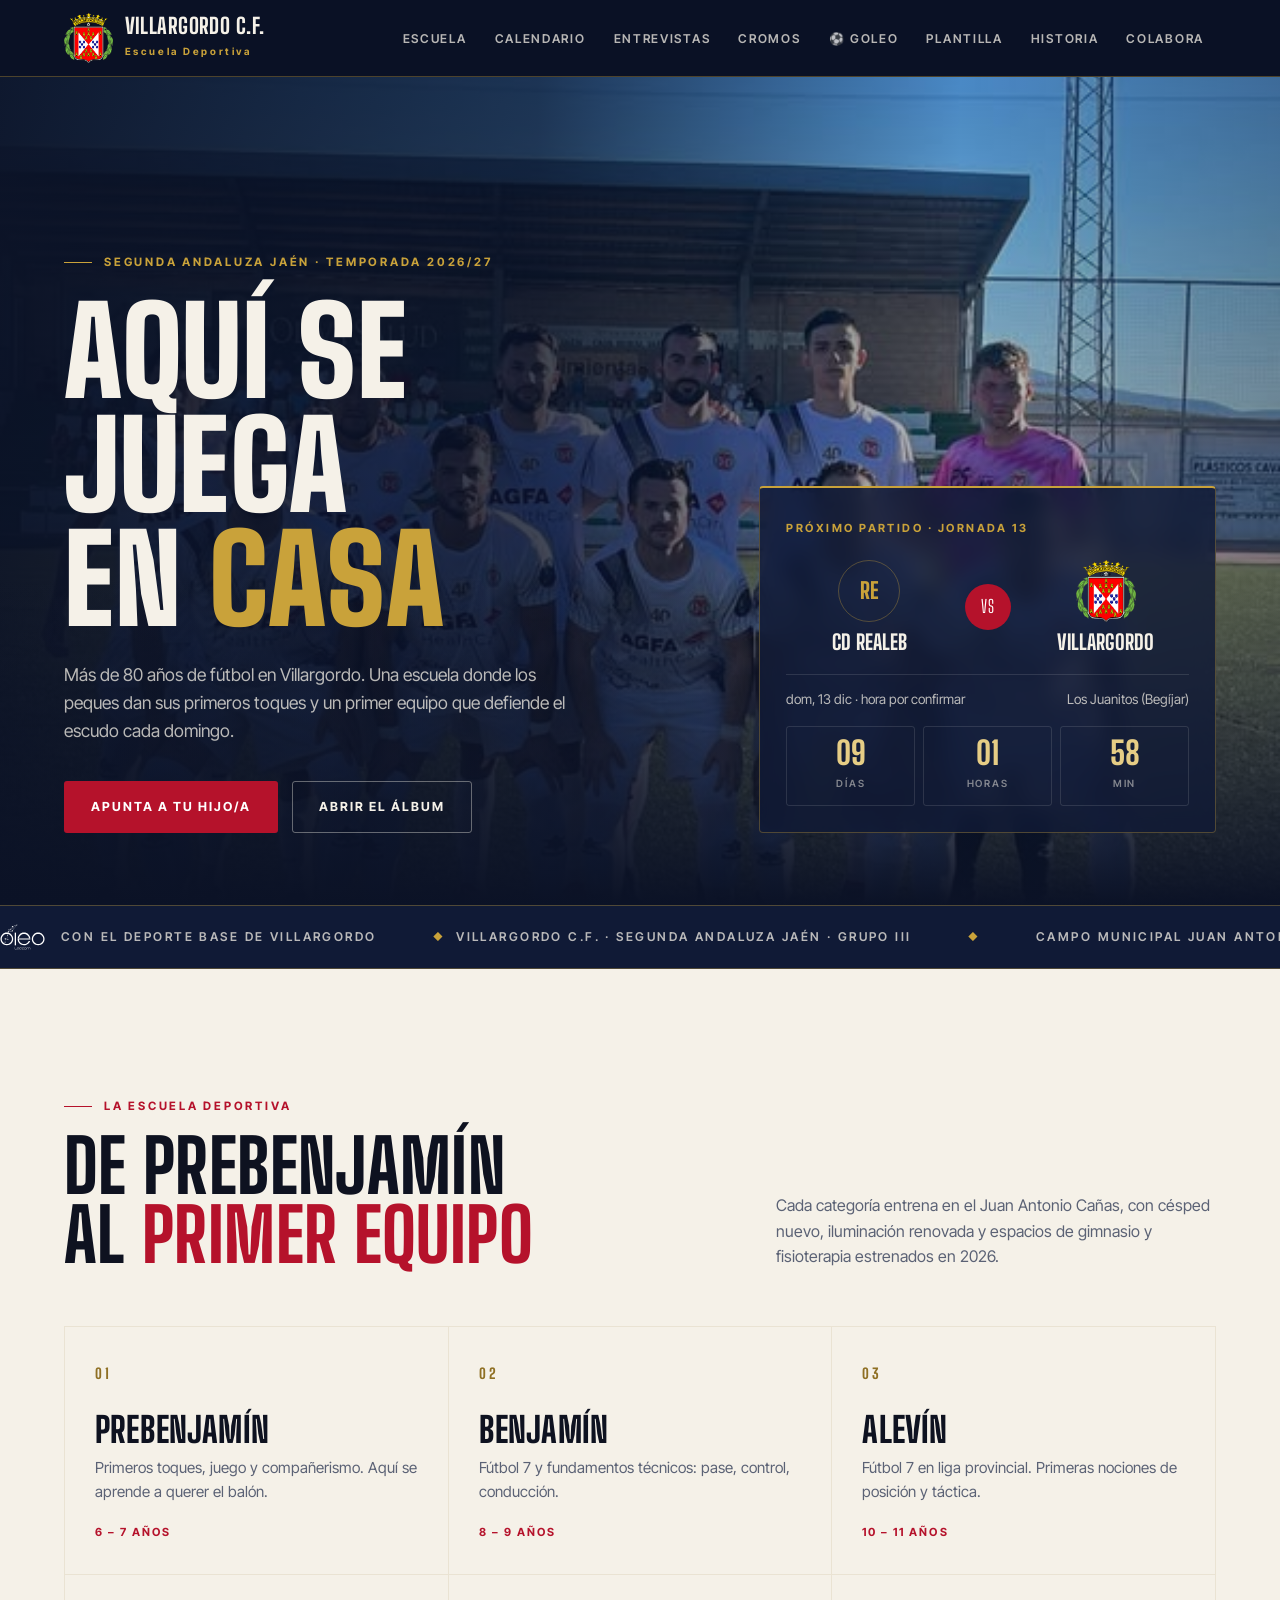
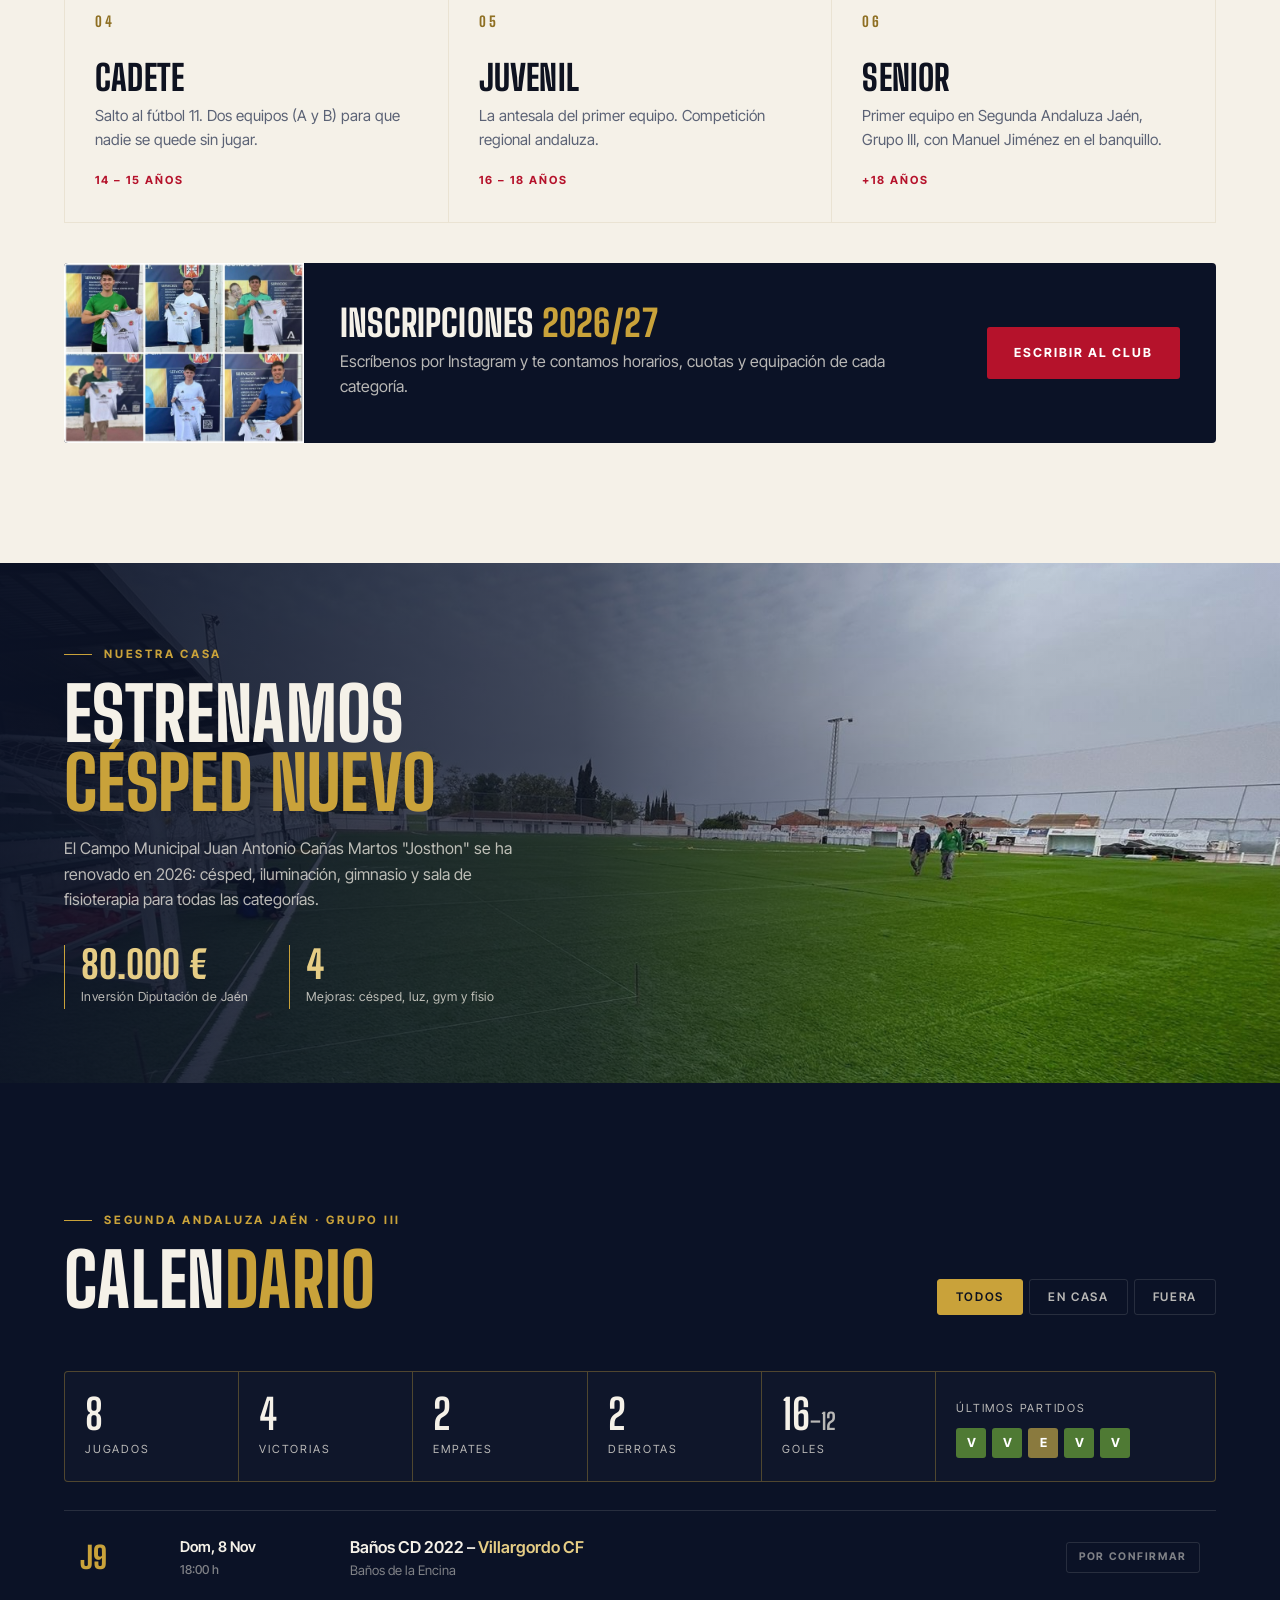
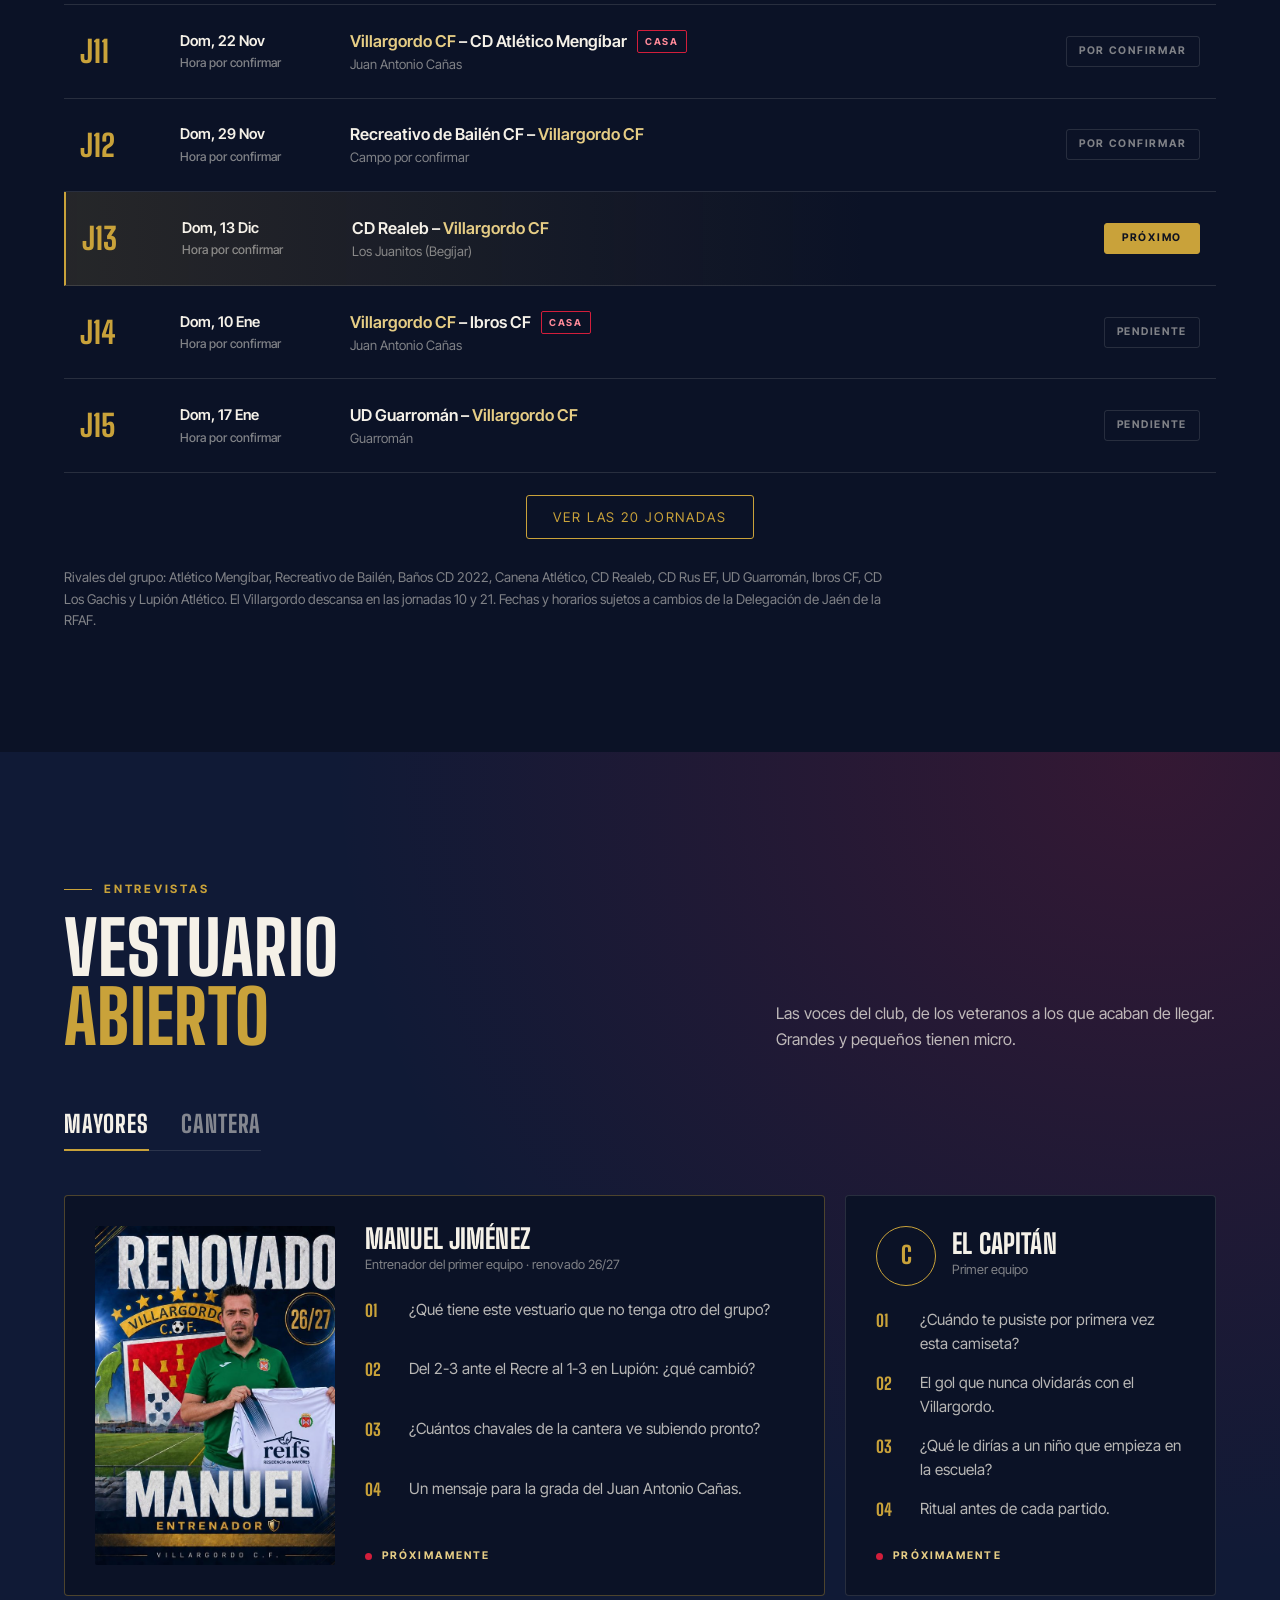
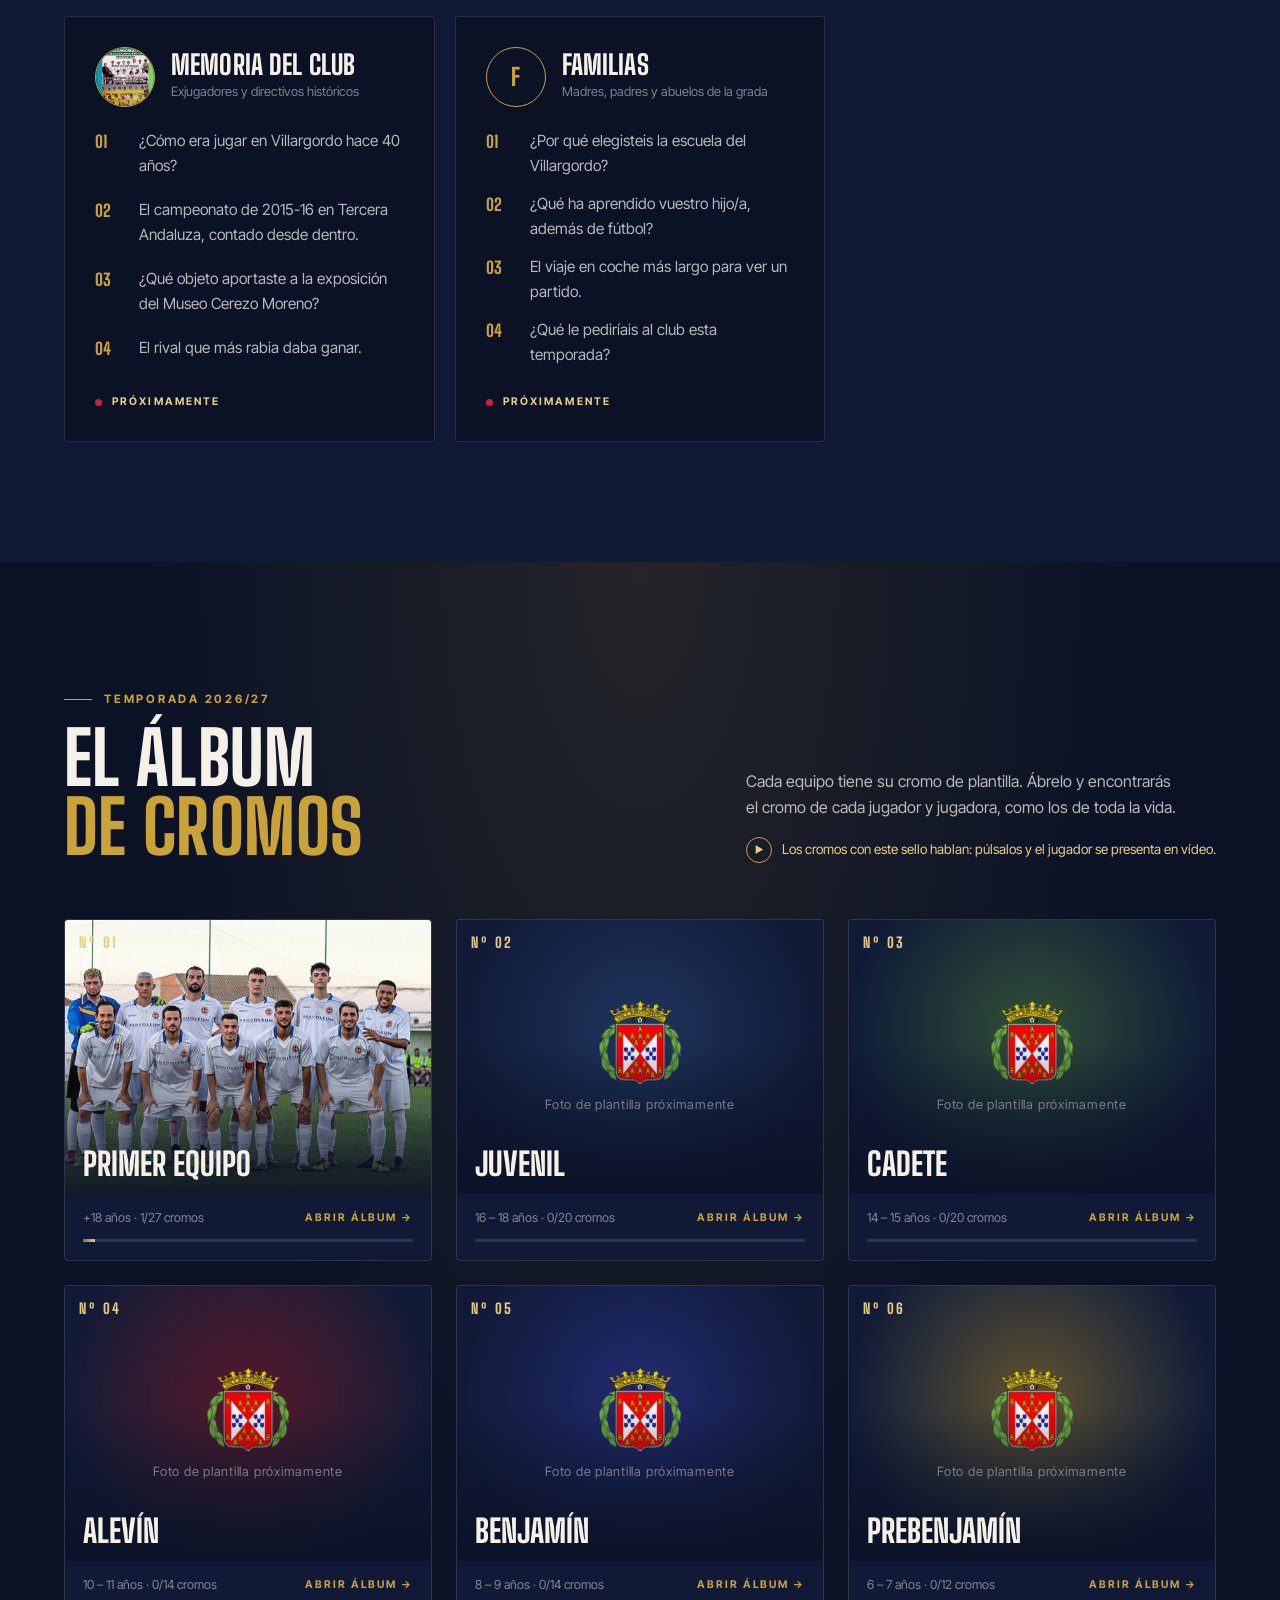
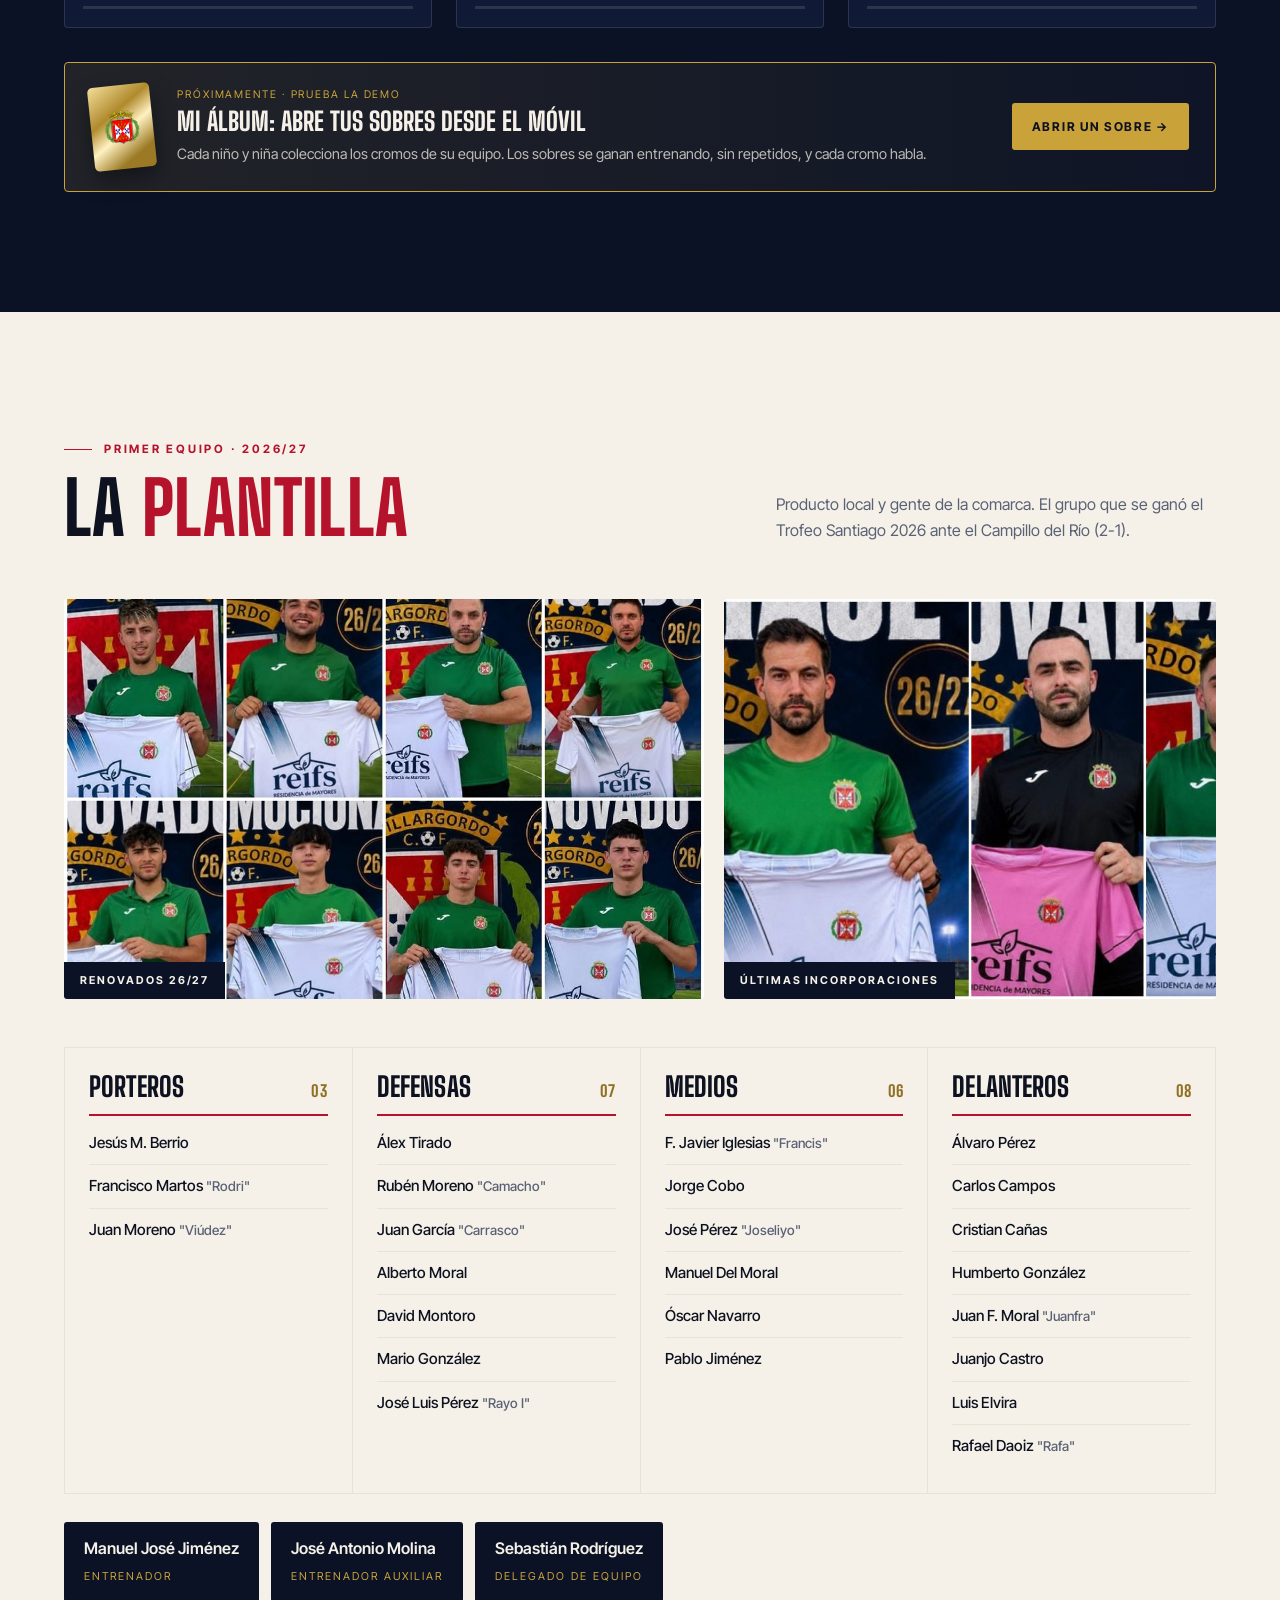
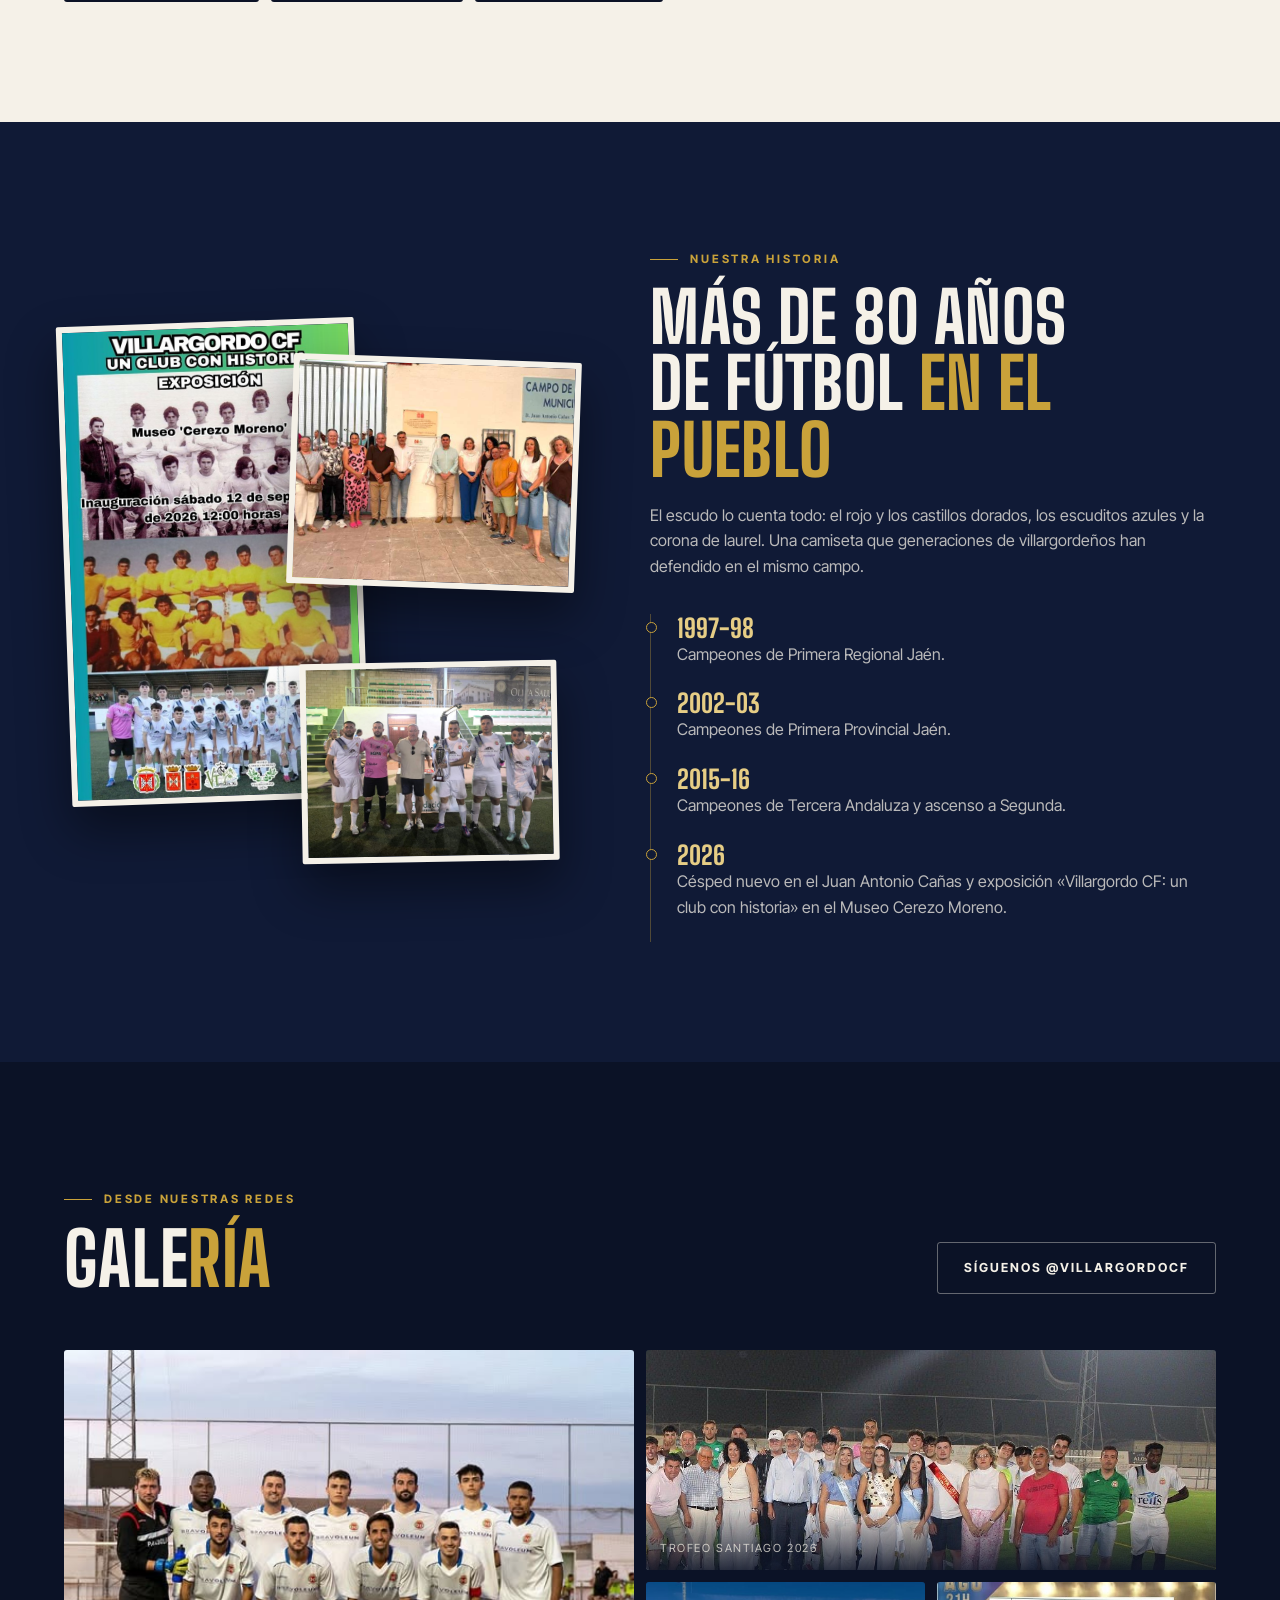
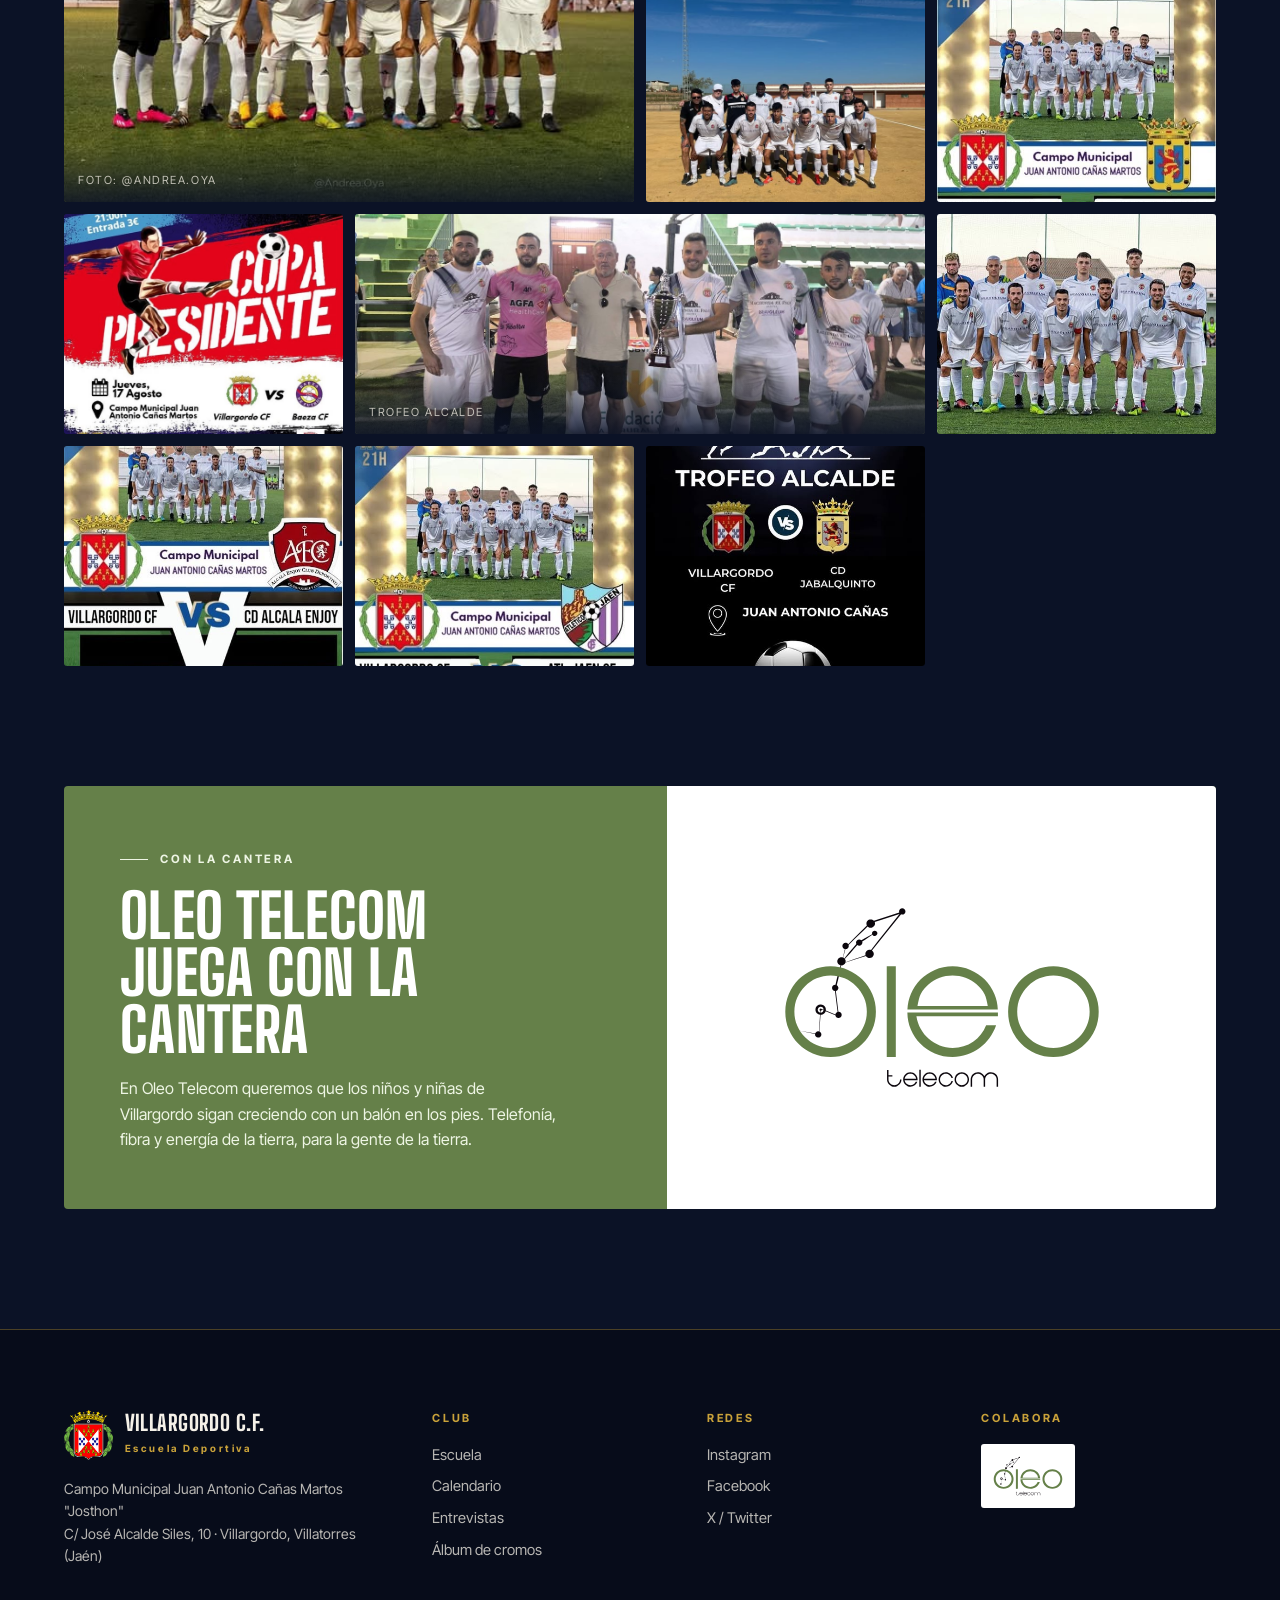
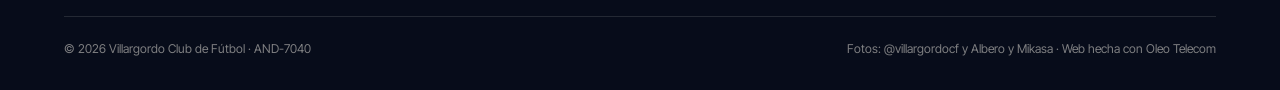
<file: index.html>
<!doctype html>
<html lang="es">
<head>
<meta charset="utf-8">
<meta name="viewport" content="width=device-width, initial-scale=1">
<title>Escuela Deportiva Villargordo CF</title>
<meta name="description" content="Escuela Deportiva y primer equipo del Villargordo CF (Villatorres, Jaén). Calendario, cantera, entrevistas, álbum de cromos y más de 80 años de fútbol en Villargordo.">
<meta name="theme-color" content="#0B1226">
<link rel="icon" href="img/escudo.png">
<link rel="preconnect" href="https://fonts.googleapis.com">
<link rel="preconnect" href="https://fonts.gstatic.com" crossorigin>
<link href="https://fonts.googleapis.com/css2?family=Big+Shoulders+Display:wght@700;800;900&family=Inter+Tight:wght@400;500;600;700&display=swap" rel="stylesheet">
<link rel="stylesheet" href="cromos.css?v=2">
<style>
:root{
  --noche:#0B1226; --noche-2:#101A36; --noche-3:#17234A; --fondo-pie:#070C1A;
  --carmesi:#B5122B; --carmesi-2:#D21E3B;
  --oro:#C9A23A; --oro-claro:#E6CD85; --oro-osc:#8F7024;
  --hueso:#F5F1E8; --hueso-2:#EAE3D3; --tinta:#0E1220; --gris:#5B6275;
  --claro:rgba(245,241,232,.74); --tenue:rgba(245,241,232,.5);
  --hilo:rgba(201,162,58,.35); --hilo-claro:rgba(245,241,232,.12);
  --laurel:#4F7A34; --oleo:#658049;
  --display:"Big Shoulders Display",Impact,sans-serif;
  --texto:"Inter Tight",system-ui,sans-serif;
  --r:14px;
}
*{box-sizing:border-box;margin:0;padding:0}
html{scroll-behavior:smooth}
body{font-family:var(--texto);color:var(--hueso);background:var(--noche);line-height:1.6;overflow-x:hidden;-webkit-font-smoothing:antialiased}
img{max-width:100%;display:block}
a{color:inherit}
.wrap{max-width:1200px;margin:0 auto;padding:0 24px}
h1,h2,h3{font-family:var(--display);font-weight:800;text-transform:uppercase;line-height:.94;letter-spacing:.005em}
.kicker{display:inline-flex;align-items:center;gap:12px;font-size:.72rem;font-weight:700;letter-spacing:.24em;text-transform:uppercase;color:var(--oro)}
.kicker::before{content:"";width:28px;height:1px;background:currentColor}
.sec{padding:120px 0;position:relative}
.sec-head{display:flex;justify-content:space-between;align-items:end;gap:32px;margin-bottom:56px;flex-wrap:wrap}
.sec-head h2{font-size:clamp(2.6rem,6vw,4.6rem);margin-top:16px}
.sec-head h2 em{font-style:normal;color:var(--oro)}
.sec-head p{max-width:440px;color:var(--claro)}
/* secciones claras */
.claro{background:var(--hueso);color:var(--tinta)}
.claro .sec-head p{color:var(--gris)}
.claro .kicker{color:var(--carmesi)}
.claro .sec-head h2 em{color:var(--carmesi)}

.btns{display:flex;gap:14px;margin-top:36px;flex-wrap:wrap}
.btn{display:inline-flex;align-items:center;gap:10px;padding:15px 26px;border-radius:3px;font-weight:700;font-size:.78rem;letter-spacing:.16em;text-transform:uppercase;text-decoration:none;border:1px solid transparent;cursor:pointer;font-family:inherit;transition:background .25s,color .25s,border-color .25s}
.btn-rojo{background:var(--carmesi);color:#fff}
.btn-rojo:hover{background:var(--carmesi-2)}
.btn-linea{border-color:rgba(245,241,232,.38);color:var(--hueso);background:transparent}
.btn-linea:hover{border-color:var(--oro);color:var(--oro)}
.btn-oscuro{background:var(--tinta);color:var(--hueso)}
.btn-oscuro:hover{background:var(--carmesi)}

/* ---------- cabecera ---------- */
.top{position:sticky;top:0;z-index:50;background:rgba(11,18,38,.86);backdrop-filter:blur(12px);-webkit-backdrop-filter:blur(12px);border-bottom:1px solid var(--hilo)}
.top .wrap{display:flex;align-items:center;justify-content:space-between;height:76px}
.marca{display:flex;align-items:center;gap:12px;text-decoration:none}
.marca img{height:50px;width:auto}
.marca b{font-family:var(--display);font-size:1.35rem;font-weight:800;text-transform:uppercase;line-height:.9;letter-spacing:.02em}
.marca small{display:block;font-size:.62rem;letter-spacing:.26em;color:var(--oro);font-weight:700;margin-top:3px}
nav ul{display:flex;gap:4px;list-style:none}
nav a{text-decoration:none;font-weight:600;font-size:.76rem;letter-spacing:.14em;text-transform:uppercase;padding:10px 12px;color:var(--claro);position:relative;transition:color .2s}
nav a::after{content:"";position:absolute;left:12px;right:12px;bottom:4px;height:1px;background:var(--oro);transform:scaleX(0);transition:transform .25s}
nav a:hover{color:var(--hueso)}
nav a:hover::after{transform:scaleX(1)}
.burger{display:none;background:none;border:1px solid var(--hilo);color:var(--hueso);font-size:1.3rem;width:44px;height:44px;border-radius:3px;cursor:pointer}

/* ---------- portada ---------- */
.hero{position:relative;min-height:92vh;display:flex;align-items:flex-end;overflow:hidden;background:var(--noche)}
.hero>img{position:absolute;inset:0;width:100%;height:100%;object-fit:cover;object-position:center 35%}
.hero::before{content:"";position:absolute;inset:0;z-index:1;background:linear-gradient(90deg,rgba(11,18,38,.96) 0%,rgba(11,18,38,.78) 42%,rgba(11,18,38,.25) 75%,rgba(11,18,38,.45) 100%)}
.hero::after{content:"";position:absolute;inset:auto 0 0 0;height:40%;z-index:1;background:linear-gradient(180deg,transparent,var(--noche))}
.hero .wrap{position:relative;z-index:3;padding-bottom:72px;padding-top:80px;display:grid;grid-template-columns:1.4fr 1fr;gap:56px;align-items:end;width:100%}
.hero h1{font-size:clamp(3.4rem,9.5vw,8.2rem);margin-top:22px;font-weight:900}
.hero h1 em{font-style:normal;color:var(--oro)}
.hero .lead{max-width:520px;margin-top:24px;font-size:1.1rem;color:var(--claro)}

.partido{background:rgba(16,26,54,.82);backdrop-filter:blur(10px);-webkit-backdrop-filter:blur(10px);border:1px solid var(--hilo);border-top:2px solid var(--oro);border-radius:4px;padding:26px}
.partido .tag{font-size:.7rem;font-weight:700;letter-spacing:.22em;text-transform:uppercase;color:var(--oro)}
.partido .vs{display:grid;grid-template-columns:1fr auto 1fr;align-items:center;gap:12px;text-align:center;margin:20px 0}
.partido .eq{font-family:var(--display);font-size:1.3rem;font-weight:800;text-transform:uppercase;line-height:1.05}
.partido .eq img{height:62px;margin:0 auto 10px}
.partido .rival-ico{height:62px;width:62px;margin:0 auto 10px;border-radius:50%;border:1px solid var(--hilo);display:grid;place-items:center;font-size:1.4rem;color:var(--oro)}
.partido .x{font-family:var(--display);font-size:1.1rem;color:#fff;background:var(--carmesi);width:46px;height:46px;border-radius:50%;display:grid;place-items:center;letter-spacing:.06em}
.partido .info{border-top:1px solid var(--hilo-claro);padding-top:14px;font-size:.84rem;color:var(--claro);display:flex;justify-content:space-between;gap:10px;flex-wrap:wrap}
.cuenta{display:grid;grid-template-columns:repeat(3,1fr);gap:8px;margin-top:16px}
.cuenta div{border:1px solid var(--hilo-claro);border-radius:3px;padding:10px 4px;text-align:center}
.cuenta b{font-family:var(--display);font-size:2rem;font-weight:800;display:block;line-height:1;color:var(--oro-claro)}
.cuenta span{font-size:.62rem;letter-spacing:.18em;text-transform:uppercase;color:var(--tenue);font-weight:600}

/* ---------- cinta patrocinador ---------- */
.cinta{background:var(--noche-2);overflow:hidden;white-space:nowrap;border-top:1px solid var(--hilo);border-bottom:1px solid var(--hilo)}
.cinta .pista{display:inline-flex;gap:56px;padding:18px 0;animation:corre 40s linear infinite}
.cinta span{display:inline-flex;align-items:center;gap:16px;font-size:.76rem;font-weight:600;letter-spacing:.2em;text-transform:uppercase;color:var(--claro)}
.cinta span::after{content:"◆";color:var(--oro);font-size:.6rem;margin-left:40px}
.cinta img{height:26px;width:auto}
@keyframes corre{to{transform:translateX(-50%)}}

/* ---------- escuela (claro) ---------- */
.cats{display:grid;grid-template-columns:repeat(3,1fr);gap:1px;background:var(--hueso-2);border:1px solid var(--hueso-2)}
.cat{background:var(--hueso);padding:34px 30px 30px;position:relative;transition:background .3s}
.cat::before{content:"";position:absolute;left:0;top:0;height:2px;width:0;background:var(--carmesi);transition:width .4s}
.cat:hover{background:#fff}
.cat:hover::before{width:100%}
.cat .num{font-family:var(--display);font-weight:800;font-size:.9rem;letter-spacing:.2em;color:var(--oro-osc)}
.cat h3{font-size:2.2rem;margin-top:26px}
.cat p{font-size:.95rem;margin-top:10px;color:var(--gris)}
.cat .edad{display:inline-block;margin-top:20px;font-weight:700;font-size:.7rem;letter-spacing:.18em;text-transform:uppercase;color:var(--carmesi)}
.inscribe{margin-top:40px;display:grid;grid-template-columns:240px 1fr auto;gap:36px;align-items:center;background:var(--noche);color:var(--hueso);border-radius:4px;overflow:hidden;padding-right:36px}
.inscribe img{width:100%;height:100%;min-height:180px;object-fit:cover}
.inscribe h3{font-size:2.3rem}
.inscribe h3 em{font-style:normal;color:var(--oro)}
.inscribe p{color:var(--claro);margin-top:8px}

/* ---------- campo ---------- */
.campo{position:relative;min-height:520px;display:flex;align-items:center;overflow:hidden}
.campo>img{position:absolute;inset:0;width:100%;height:100%;object-fit:cover}
.campo::before{content:"";position:absolute;inset:0;z-index:1;background:linear-gradient(90deg,rgba(11,18,38,.95) 0%,rgba(11,18,38,.72) 45%,rgba(11,18,38,.1) 80%)}
.campo .wrap{position:relative;z-index:2;width:100%}
.campo h2{font-size:clamp(2.6rem,6vw,4.6rem);max-width:600px;margin-top:16px}
.campo h2 em{font-style:normal;color:var(--oro)}
.campo p{max-width:480px;margin-top:18px;color:var(--claro)}
.datos{display:flex;gap:40px;margin-top:32px;flex-wrap:wrap}
.datos div{border-left:1px solid var(--oro);padding-left:16px}
.datos b{font-family:var(--display);font-size:2.4rem;font-weight:800;display:block;line-height:1;color:var(--oro-claro)}
.datos span{font-size:.78rem;color:var(--claro);letter-spacing:.04em}

/* ---------- calendario ---------- */
.cal-sec{background:var(--noche)}
.filtros{display:flex;gap:6px;flex-wrap:wrap}
.filtros button{border:1px solid var(--hilo-claro);background:none;color:var(--claro);padding:10px 18px;border-radius:3px;font-weight:600;font-size:.74rem;letter-spacing:.14em;text-transform:uppercase;cursor:pointer;font-family:inherit;transition:all .2s}
.filtros button:hover{border-color:var(--oro);color:var(--oro)}
.filtros button[aria-pressed=true]{background:var(--oro);color:var(--tinta);border-color:var(--oro)}
.mialbum-cta{display:grid;grid-template-columns:auto 1fr auto;gap:24px;align-items:center;margin-top:34px;padding:22px 26px;border:1px solid var(--oro);border-radius:4px;text-decoration:none;color:inherit;background:linear-gradient(90deg,rgba(201,162,58,.12),rgba(201,162,58,.02));transition:background .3s}
.mialbum-cta:hover{background:linear-gradient(90deg,rgba(201,162,58,.22),rgba(201,162,58,.05))}
.mc-sobre{width:62px;height:84px;border-radius:5px;display:grid;place-items:center;background:linear-gradient(145deg,#F3DE9C,#B08A2C 35%,#FFF1C2 55%,#9C7A25 80%);box-shadow:0 10px 22px rgba(0,0,0,.4);transform:rotate(-6deg)}
.mc-sobre img{width:34px}
.mc-txt small{display:block;font-size:.66rem;letter-spacing:.18em;text-transform:uppercase;color:var(--oro)}
.mc-txt b{display:block;font-family:"Big Shoulders Display",sans-serif;font-weight:800;font-size:1.6rem;text-transform:uppercase;line-height:1.05;margin:4px 0 6px;color:var(--hueso)}
.mc-txt span{font-size:.9rem;color:var(--claro)}
.mc-btn{background:var(--oro);color:var(--tinta);font-weight:700;font-size:.76rem;letter-spacing:.14em;text-transform:uppercase;padding:14px 20px;border-radius:3px;white-space:nowrap}
@media (max-width:760px){.mialbum-cta{grid-template-columns:auto 1fr;gap:16px;padding:18px}.mc-btn{grid-column:1/-1;text-align:center}.mc-txt b{font-size:1.3rem}}
.balance{display:grid;grid-template-columns:repeat(5,1fr) 1.6fr;border:1px solid var(--hilo);border-radius:4px;margin-bottom:28px;background:rgba(255,255,255,.02)}
.balance>div{padding:22px 20px;border-right:1px solid var(--hilo)}
.balance>div:last-child{border-right:0}
.balance b{display:block;font-family:"Big Shoulders Display",sans-serif;font-size:2.6rem;line-height:1;color:var(--hueso)}
.balance b small{font-size:.55em;color:var(--claro)}
.balance span{display:block;margin-top:6px;font-size:.7rem;letter-spacing:.16em;text-transform:uppercase;color:var(--claro)}
.balance .racha p{display:flex;gap:6px;margin-top:10px}
.balance .racha i{font-style:normal;width:30px;height:30px;display:grid;place-items:center;border-radius:3px;font-weight:700;font-size:.78rem;color:#fff}
.balance .racha i.V{background:var(--laurel)}.balance .racha i.E{background:#8a7a3e}.balance .racha i.D{background:var(--carmesi)}
.ver-todo-c{text-align:center;margin-top:22px}
.ver-todo{border:1px solid var(--oro);background:none;color:var(--oro);padding:13px 26px;border-radius:3px;font:600 .76rem/1 inherit;font-family:inherit;letter-spacing:.14em;text-transform:uppercase;cursor:pointer}
.ver-todo:hover{background:var(--oro);color:var(--tinta)}
@media (max-width:760px){.balance{grid-template-columns:repeat(5,1fr)}.balance>div{padding:14px 8px;text-align:center}.balance b{font-size:1.8rem}.balance span{font-size:.56rem;letter-spacing:.08em}.balance .racha{grid-column:1/-1;border-top:1px solid var(--hilo)}.balance .racha p{justify-content:center}}
.jornadas{display:grid;border-top:1px solid var(--hilo-claro)}
.jor{display:grid;grid-template-columns:80px 150px 1fr auto;align-items:center;gap:20px;padding:22px 16px;border-bottom:1px solid var(--hilo-claro);transition:background .2s}
.jor:hover{background:rgba(245,241,232,.03)}
.jor .j{font-family:var(--display);font-size:1.9rem;font-weight:800;color:var(--oro)}
.jor .f{font-weight:600;font-size:.92rem;text-transform:capitalize}
.jor .f small{display:block;color:var(--tenue);font-weight:500;text-transform:none}
.jor .cruce{font-weight:600;font-size:1.02rem}
.jor .cruce .nos{color:var(--oro-claro)}
.jor .cruce small{display:block;font-weight:400;color:var(--tenue);font-size:.82rem}
.res{font-family:var(--display);font-weight:800;font-size:1.35rem;min-width:96px;text-align:center;padding:6px 12px;border-radius:3px;letter-spacing:.04em}
.res.V{background:var(--laurel);color:#fff} .res.E{background:var(--oro-osc);color:#fff} .res.D{background:var(--carmesi);color:#fff}
.res.P{font-family:var(--texto);font-size:.66rem;font-weight:700;letter-spacing:.16em;text-transform:uppercase;color:var(--tenue);border:1px solid var(--hilo-claro)}
.jor.prox{background:linear-gradient(90deg,rgba(201,162,58,.14),transparent 70%);border-left:2px solid var(--oro)}
.jor.prox .res.P{background:var(--oro);color:var(--tinta);border-color:var(--oro)}
.casa{display:inline-block;font-size:.6rem;font-weight:700;letter-spacing:.18em;padding:3px 7px;border-radius:2px;border:1px solid var(--carmesi-2);color:#ff8a99;margin-left:10px;vertical-align:2px}
.nota{margin-top:28px;font-size:.84rem;color:var(--tenue);max-width:820px}

/* ---------- entrevistas ---------- */
.vest{background:var(--noche-2);overflow:hidden}
.vest::before{content:"";position:absolute;inset:0;background:radial-gradient(circle at 90% 0%,rgba(181,18,43,.22),transparent 45%)}
.vest .wrap{position:relative}
.tabs{display:inline-flex;gap:32px;margin-bottom:44px;border-bottom:1px solid var(--hilo-claro)}
.tabs button{border:0;background:none;color:var(--tenue);font-family:var(--display);font-weight:800;text-transform:uppercase;font-size:1.5rem;padding:0 0 12px;cursor:pointer;letter-spacing:.04em;position:relative}
.tabs button[aria-selected=true]{color:var(--hueso)}
.tabs button[aria-selected=true]::after{content:"";position:absolute;left:0;right:0;bottom:-1px;height:2px;background:var(--oro)}
.panel[hidden]{display:none}
.entrevistas{display:grid;grid-template-columns:repeat(auto-fill,minmax(320px,1fr));gap:20px}
.ent{background:var(--noche);border:1px solid var(--hilo-claro);border-radius:4px;padding:30px;display:flex;flex-direction:column;transition:border-color .3s}
.ent:hover{border-color:var(--hilo)}
.ent .quien{display:flex;gap:16px;align-items:center;margin-bottom:22px}
.avatar{width:60px;height:60px;flex:none;border-radius:50%;display:grid;place-items:center;font-family:var(--display);font-size:1.5rem;font-weight:800;color:var(--oro);border:1px solid var(--oro);overflow:hidden}
.avatar img{width:100%;height:100%;object-fit:cover;object-position:center 22%}
.ent h3{font-size:1.7rem}
.ent .rol{font-size:.8rem;color:var(--tenue);margin-top:4px}
.ent ol{list-style:none;counter-reset:q;display:grid;gap:14px;flex:1}
.ent li{counter-increment:q;display:grid;grid-template-columns:34px 1fr;gap:10px;font-size:.96rem;color:var(--claro)}
.ent li::before{content:counter(q,decimal-leading-zero);font-family:var(--display);font-weight:800;color:var(--oro);font-size:1.05rem;line-height:1.5}
.estado{margin-top:26px;font-size:.66rem;font-weight:700;letter-spacing:.2em;text-transform:uppercase;display:inline-flex;align-self:flex-start;align-items:center;gap:10px;color:var(--oro-claro)}
.estado::before{content:"";width:7px;height:7px;border-radius:50%;background:var(--carmesi-2);animation:lat 1.6s infinite}
@keyframes lat{50%{opacity:.25}}
.ent.destacada{grid-column:span 2;display:grid;grid-template-columns:240px 1fr;gap:30px;border-color:var(--hilo)}
.ent.destacada>img{width:100%;height:100%;min-height:300px;object-fit:cover;object-position:center 18%;border-radius:2px}
.ent.destacada>div{display:flex;flex-direction:column}
.camiseta{width:60px;height:60px;flex:none}
.ruleta{margin-top:44px;display:grid;grid-template-columns:auto 1fr;gap:36px;align-items:center;border:1px solid var(--hilo);border-radius:4px;padding:34px;background:linear-gradient(120deg,rgba(201,162,58,.08),transparent 60%)}
.ruleta button{width:132px;height:132px;border-radius:50%;border:2px solid var(--oro);background:conic-gradient(var(--carmesi) 0 60deg,var(--noche-3) 0 120deg,var(--carmesi) 0 180deg,var(--noche-3) 0 240deg,var(--carmesi) 0 300deg,var(--noche-3) 0);font-family:var(--display);font-weight:800;font-size:1.4rem;text-transform:uppercase;cursor:pointer;color:#fff;letter-spacing:.06em;transition:transform .7s cubic-bezier(.2,.8,.2,1);box-shadow:0 0 0 6px rgba(201,162,58,.12)}
.ruleta .preg{font-family:var(--display);font-weight:700;font-size:clamp(1.7rem,3.4vw,2.5rem);line-height:1.1;text-transform:none}
.ruleta small{display:block;margin-bottom:10px;font-weight:700;letter-spacing:.2em;text-transform:uppercase;font-size:.68rem;color:var(--oro)}
.aviso{margin-top:24px;font-size:.84rem;color:var(--tenue);border-left:1px solid var(--oro);padding-left:14px}

/* ---------- álbum de cromos ---------- */
.album-sec{background:var(--noche);overflow:hidden}
.album-sec::before{content:"";position:absolute;inset:0;background:radial-gradient(ellipse at 50% 0%,rgba(201,162,58,.13),transparent 55%)}
.album-sec .wrap{position:relative}
.video-pista{display:inline-flex;align-items:center;gap:10px;margin-top:16px;font-size:.84rem;color:var(--oro-claro)}
.video-pista i{width:26px;height:26px;border-radius:50%;border:1px solid var(--oro);display:grid;place-items:center;font-style:normal;font-size:.6rem}
.equipos{display:grid;grid-template-columns:repeat(3,1fr);gap:24px}
.equipo{background:var(--noche-2);color:var(--hueso);border:1px solid var(--hilo-claro);border-radius:4px;padding:0;cursor:pointer;text-align:left;font-family:inherit;transition:transform .35s cubic-bezier(.2,.8,.2,1),border-color .3s;position:relative;overflow:hidden}
.equipo:hover{transform:translateY(-6px);border-color:var(--oro)}
.equipo .marco{position:relative;aspect-ratio:4/3;overflow:hidden;background:var(--noche-3)}
.equipo .marco img.foto{width:100%;height:100%;object-fit:cover;transition:transform .6s}
.equipo:hover .marco img.foto{transform:scale(1.05)}
.equipo .marco::after{content:"";position:absolute;inset:0;background:linear-gradient(180deg,transparent 45%,rgba(11,18,38,.92))}
.equipo .vacia{position:absolute;inset:0;display:grid;place-items:center;text-align:center;background:radial-gradient(circle at 50% 40%,color-mix(in srgb,var(--c) 55%,var(--noche-2)),var(--noche-2) 75%);color:var(--claro);font-size:.8rem;letter-spacing:.06em;padding:20px}
.equipo .vacia img{height:84px;margin:0 auto 12px;opacity:.95}
.equipo .num{position:absolute;top:14px;left:14px;z-index:2;font-family:var(--display);font-weight:800;font-size:.9rem;letter-spacing:.18em;color:var(--oro-claro)}
.equipo .franja-eq{position:absolute;left:18px;right:18px;bottom:14px;z-index:2;font-family:var(--display);font-weight:800;font-size:2rem;text-transform:uppercase;line-height:1}
.equipo .pie-eq{display:flex;justify-content:space-between;align-items:center;padding:16px 18px 6px;gap:10px}
.equipo .pie-eq span{font-size:.78rem;color:var(--tenue)}
.abrir{font-weight:700;font-size:.66rem!important;letter-spacing:.18em;text-transform:uppercase;color:var(--oro)!important;white-space:nowrap}
.barra{height:3px;background:var(--hilo-claro);overflow:hidden;margin:8px 18px 18px}
.barra i{display:block;height:100%;background:linear-gradient(90deg,var(--oro-osc),var(--oro-claro))}

dialog.album{margin:auto;width:min(1120px,94vw);max-height:92vh;border:1px solid var(--hilo);border-radius:6px;padding:0;background:var(--noche);color:var(--hueso);box-shadow:0 40px 90px rgba(0,0,0,.6)}
dialog.album::backdrop{background:rgba(5,9,20,.82);backdrop-filter:blur(6px)}
.album-top{position:sticky;top:0;z-index:5;background:rgba(16,26,54,.96);backdrop-filter:blur(8px);padding:18px 28px;display:flex;align-items:center;gap:18px;border-bottom:1px solid var(--hilo)}
.album-top img{height:50px}
.album-top h3{font-size:2.1rem}
.album-top small{font-size:.74rem;letter-spacing:.14em;text-transform:uppercase;color:var(--oro)}
.cerrar{margin-left:auto;background:none;color:var(--hueso);border:1px solid var(--hilo-claro);border-radius:50%;width:44px;height:44px;font-size:1.1rem;cursor:pointer;flex:none;transition:border-color .2s,color .2s}
.cerrar:hover{border-color:var(--oro);color:var(--oro)}
.album-body{padding:28px}
.album-plantilla{border-radius:3px;overflow:hidden;margin-bottom:26px;position:relative;aspect-ratio:21/9;background:var(--noche-2);border:1px solid var(--hilo)}
.album-plantilla img{width:100%;height:100%;object-fit:cover}
.album-plantilla .vacia{position:absolute;inset:0;display:grid;place-items:center;color:var(--claro);text-align:center;background:radial-gradient(circle at 50% 45%,color-mix(in srgb,var(--c) 50%,var(--noche-2)),var(--noche-2) 70%)}
.album-plantilla .vacia img{height:110px;margin:0 auto 12px}
.progreso{display:flex;align-items:center;gap:16px;margin-bottom:24px;font-weight:600;font-size:.86rem;color:var(--claro)}
.progreso .barra{flex:1;margin:0}
.aviso-menores{border:1px solid var(--hilo);border-radius:3px;padding:14px 18px;margin-bottom:24px;font-size:.86rem;color:var(--claro)}
.leyenda{font-size:.82rem;color:var(--oro-claro);margin:-8px 0 22px}
.cromos{display:grid;grid-template-columns:repeat(auto-fill,minmax(158px,1fr));gap:22px}

/* ---------- vídeo del cromo ---------- */
dialog.video-dlg{border:0;padding:0;background:transparent;max-width:none;max-height:none;overflow:visible;margin:auto}
dialog.video-dlg::backdrop{background:rgba(5,9,20,.9);backdrop-filter:blur(8px)}
.vd{position:relative;width:min(400px,92vw);padding:6px;border-radius:14px;background:linear-gradient(145deg,var(--oro-claro),var(--oro-osc) 40%,var(--oro-claro) 65%,var(--oro-osc));box-shadow:0 30px 80px rgba(0,0,0,.6);animation:aparece .45s cubic-bezier(.2,.8,.2,1)}
.vd.especial{background:linear-gradient(145deg,#FFF1C2,#C9A23A 35%,#FFF1C2 55%,#9C7A25)}
@keyframes aparece{from{transform:perspective(900px) rotateY(-80deg) scale(.8);opacity:0}}
.vd video{display:block;width:100%;max-height:72vh;aspect-ratio:9/16;object-fit:cover;background:#000;border-radius:9px 9px 0 0}
.vd-info{background:var(--noche);color:var(--hueso);padding:14px 18px;border-radius:0 0 9px 9px;display:flex;align-items:center;gap:14px}
.vd-info img{height:38px}
.vd-info h3{font-size:1.6rem}
.vd-info p{font-size:.7rem;letter-spacing:.18em;text-transform:uppercase;color:var(--oro)}
.vd-info .dor{margin-left:auto;font-family:var(--display);font-weight:900;font-size:2.4rem;color:var(--oro-claro);line-height:1}
.vd .cerrar{position:absolute;top:-16px;right:-16px;margin:0;background:var(--noche);z-index:2}

/* ---------- plantilla (claro) ---------- */
.fichajes{display:grid;grid-template-columns:1.3fr 1fr;gap:20px;margin-bottom:48px}
.fichajes figure{position:relative;border-radius:3px;overflow:hidden}
.fichajes img{width:100%;height:100%;object-fit:cover;aspect-ratio:16/10}
.fichajes figcaption{position:absolute;left:0;bottom:0;background:var(--noche);color:var(--hueso);font-weight:700;font-size:.68rem;letter-spacing:.18em;text-transform:uppercase;padding:10px 16px}
.plantilla{display:grid;grid-template-columns:repeat(4,1fr);gap:1px;background:var(--hueso-2);border:1px solid var(--hueso-2)}
.linea{background:var(--hueso);padding:26px 24px}
.linea h3{font-size:1.7rem;display:flex;justify-content:space-between;align-items:baseline;padding-bottom:14px;border-bottom:2px solid var(--carmesi);margin-bottom:6px}
.linea h3 span{font-size:1rem;color:var(--oro-osc)}
.linea ul{list-style:none}
.linea li{padding:9px 0;border-bottom:1px solid var(--hueso-2);font-size:.95rem;font-weight:500}
.linea li:last-child{border:0}
.linea li i{font-style:normal;color:var(--gris);font-size:.84rem}
.staff{margin-top:28px;display:flex;gap:12px;flex-wrap:wrap}
.staff div{background:var(--noche);color:var(--hueso);border-radius:3px;padding:14px 20px}
.staff b{display:block;font-weight:600}
.staff span{font-size:.68rem;letter-spacing:.18em;text-transform:uppercase;color:var(--oro)}

/* ---------- historia ---------- */
.hist-sec{background:var(--noche-2)}
.hist{display:grid;grid-template-columns:1fr 1.1fr;gap:72px;align-items:center}
.hist .fotos{position:relative;min-height:540px}
.hist .fotos img{position:absolute;border-radius:2px;border:6px solid var(--hueso);box-shadow:0 24px 50px rgba(0,0,0,.45);object-fit:cover}
.hist .fotos .f1{width:58%;height:480px;left:0;top:0;transform:rotate(-2deg);object-position:top}
.hist .fotos .f2{width:56%;height:230px;right:0;top:36px;transform:rotate(2deg)}
.hist .fotos .f3{width:50%;height:200px;right:4%;bottom:0;transform:rotate(-1deg)}
.hist h2{font-size:clamp(2.6rem,6vw,4.4rem);margin-top:16px}
.hist h2 em{font-style:normal;color:var(--oro)}
.hist>div>p{margin-top:20px;color:var(--claro)}
.linea-tiempo{list-style:none;margin-top:34px;border-left:1px solid var(--hilo)}
.linea-tiempo li{padding:0 0 22px 26px;position:relative;color:var(--claro)}
.linea-tiempo li::before{content:"";position:absolute;left:-5px;top:8px;width:9px;height:9px;border-radius:50%;background:var(--noche-2);border:1px solid var(--oro)}
.linea-tiempo b{font-family:var(--display);font-weight:800;font-size:1.6rem;display:block;line-height:1.1;color:var(--oro-claro)}

/* ---------- galería ---------- */
.galeria{display:grid;grid-template-columns:repeat(4,1fr);grid-auto-rows:220px;grid-auto-flow:dense;gap:12px}
.galeria figure{position:relative;overflow:hidden;border-radius:3px;background:var(--noche-2)}
.galeria img{width:100%;height:100%;object-fit:cover;transition:transform .6s,filter .6s;filter:saturate(.92)}
.galeria figure:hover img{transform:scale(1.05);filter:saturate(1.05)}
.galeria .g{grid-column:span 2;grid-row:span 2}
.galeria .w{grid-column:span 2}
.galeria figcaption{position:absolute;left:0;right:0;bottom:0;padding:30px 14px 12px;background:linear-gradient(180deg,transparent,rgba(11,18,38,.85));font-size:.7rem;letter-spacing:.14em;text-transform:uppercase;color:var(--claro)}

/* ---------- Oleo ---------- */
.patro{padding:0 0 120px}
.oleo{background:var(--oleo);color:#fff;border-radius:4px;overflow:hidden;display:grid;grid-template-columns:1.1fr 1fr}
.oleo .txt{padding:56px}
.oleo .kicker{color:#EEF5E4}
.oleo h2{font-size:clamp(2.4rem,5vw,3.8rem);margin:18px 0}
.oleo p{color:#EEF5E4;max-width:440px}
.oleo .logo{background:#fff;display:grid;place-items:center;padding:48px}
.oleo .logo img{width:min(320px,80%)}

/* ---------- pie ---------- */
footer{background:var(--fondo-pie);color:var(--claro);padding:80px 0 32px;border-top:1px solid var(--hilo)}
.pie{display:grid;grid-template-columns:1.4fr 1fr 1fr 1fr;gap:40px}
.pie h4{color:var(--oro);font-size:.7rem;letter-spacing:.24em;text-transform:uppercase;margin-bottom:16px;font-weight:700}
.pie ul{list-style:none;display:grid;gap:8px;font-size:.92rem}
.pie a{text-decoration:none;transition:color .2s}
.pie a:hover{color:var(--oro)}
.pie .marca b{color:var(--hueso)}
.pie .oleo-pie{background:#fff;border-radius:3px;padding:12px;display:inline-block}
.pie .oleo-pie img{height:40px;width:auto}
.legal{border-top:1px solid var(--hilo-claro);margin-top:48px;padding-top:22px;font-size:.76rem;color:var(--tenue);display:flex;justify-content:space-between;gap:20px;flex-wrap:wrap}

/* ---------- aparición suave ---------- */
.revela{opacity:0;transform:translateY(24px);transition:opacity .8s ease,transform .8s cubic-bezier(.2,.8,.2,1)}
.revela.visto{opacity:1;transform:none}

/* ---------- responsive ---------- */
@media (max-width:960px){
  nav ul{display:none;position:absolute;top:76px;left:0;right:0;background:var(--noche);flex-direction:column;padding:12px 24px 20px;border-bottom:1px solid var(--hilo)}
  nav ul.abierto{display:flex}
  nav a{display:block;padding:14px 0}
  nav a::after{display:none}
  .burger{display:block}
  .hero .wrap{grid-template-columns:1fr}
  .cats{grid-template-columns:1fr 1fr}
  .inscribe{grid-template-columns:1fr;padding:0 0 28px}
  .inscribe>div,.inscribe>a{margin:0 28px}
  .inscribe img{height:200px}
  .fichajes{grid-template-columns:1fr}
  .plantilla{grid-template-columns:1fr 1fr}
  .hist{grid-template-columns:1fr}
  .oleo{grid-template-columns:1fr}
  .oleo .txt{padding:36px}
  .pie{grid-template-columns:1fr 1fr}
  .galeria{grid-template-columns:1fr 1fr}
  .ent.destacada{grid-column:auto}
  .equipos{grid-template-columns:1fr 1fr}
}
@media (max-width:620px){
  .wrap{padding:0 16px}
  .sec{padding:80px 0}
  .patro{padding-bottom:80px}
  .marca img{height:42px}
  .marca b{font-size:1.15rem}
  .hero{min-height:auto}
  .hero .wrap{padding-top:120px;padding-bottom:48px;gap:36px}
  .hero::before{background:linear-gradient(180deg,rgba(11,18,38,.55) 0%,rgba(11,18,38,.85) 45%,var(--noche) 100%)}
  .cats{grid-template-columns:1fr}
  .equipos{grid-template-columns:1fr}
  .cromos{grid-template-columns:repeat(2,1fr);gap:14px}
  .album-top{padding:14px 16px;gap:12px}
  .album-top h3{font-size:1.5rem}
  .album-top img{height:38px}
  .album-body{padding:16px}
  .album-plantilla{aspect-ratio:4/3}
  .jor{grid-template-columns:auto 1fr auto;gap:12px;padding:18px 6px}
  .jor .j{font-size:1.5rem}
  .jor .f{grid-column:2;grid-row:1}
  .jor .cruce{grid-column:1/-1;grid-row:2;font-size:.95rem}
  .jor .res{grid-row:1;grid-column:3;min-width:70px;font-size:1.1rem}
  .plantilla{grid-template-columns:1fr}
  .ent{padding:24px}
  .ent.destacada{grid-template-columns:1fr}
  .ent.destacada>img{min-height:240px;max-height:280px}
  .entrevistas{grid-template-columns:1fr}
  .ruleta{grid-template-columns:1fr;text-align:center;padding:26px}
  .ruleta button{margin:0 auto}
  .tabs{gap:24px}
  .tabs button{font-size:1.25rem}
  .pie{grid-template-columns:1fr}
  .galeria{grid-auto-rows:150px}
  .hist .fotos{min-height:420px}
  .hist .fotos .f1{height:380px}
  .campo{min-height:560px;align-items:flex-end;padding-bottom:48px}
  .campo::before{background:linear-gradient(0deg,rgba(11,18,38,.97) 55%,rgba(11,18,38,.3) 100%)}
  .vd .cerrar{top:8px;right:8px}
}
@media (prefers-reduced-motion:reduce){.cinta .pista,.estado::before,.vd{animation:none}.revela{opacity:1;transform:none}}
</style>
</head>
<body>

<header class="top">
  <div class="wrap">
    <a class="marca" href="#inicio"><img src="img/escudo.png" alt="Escudo del Villargordo CF"><span><b>Villargordo C.F.</b><small>Escuela Deportiva</small></span></a>
    <nav>
      <button class="burger" aria-label="Abrir menú" onclick="this.nextElementSibling.classList.toggle('abierto')">☰</button>
      <ul onclick="if(event.target.tagName==='A')this.classList.remove('abierto')">
        <li><a href="#escuela">Escuela</a></li>
        <li><a href="#calendario">Calendario</a></li>
        <li><a href="#entrevistas">Entrevistas</a></li>
        <li><a href="#cromos">Cromos</a></li>
        <li><a href="juego.html">⚽ gOLEO</a></li>
        <li><a href="#plantilla">Plantilla</a></li>
        <li><a href="#historia">Historia</a></li>
        <li><a href="#patrocinio">Colabora</a></li>
      </ul>
    </nav>
  </div>
</header>

<section class="hero" id="inicio">
  <img src="img/foto-equipo-oliva.jpg" alt="Once titular del Villargordo CF en el Campo Juan Antonio Cañas">
  <div class="wrap">
    <div>
      <span class="kicker">Segunda Andaluza Jaén · Temporada 2026/27</span>
      <h1>Aquí se juega<br>en <em>casa</em></h1>
      <p class="lead">Más de 80 años de fútbol en Villargordo. Una escuela donde los peques dan sus primeros toques y un primer equipo que defiende el escudo cada domingo.</p>
      <div class="btns">
        <a class="btn btn-rojo" href="#escuela">Apunta a tu hijo/a</a>
        <a class="btn btn-linea" href="#cromos">Abrir el álbum</a>
      </div>
    </div>
    <aside class="partido" id="proximo" aria-live="polite"></aside>
  </div>
</section>

<div class="cinta" aria-label="Con la colaboración de Oleo Telecom">
  <div class="pista">
    <span><img src="img/patrocinadores/oleo-blanco.svg" alt="Oleo Telecom"> Con el deporte base de Villargordo</span>
    <span>Villargordo C.F. · Segunda Andaluza Jaén · Grupo III</span>
    <span>Campo Municipal Juan Antonio Cañas Martos</span>
    <span><img src="img/patrocinadores/oleo-blanco.svg" alt="Oleo Telecom"> Con el deporte base de Villargordo</span>
    <span>Villargordo C.F. · Segunda Andaluza Jaén · Grupo III</span>
    <span>Campo Municipal Juan Antonio Cañas Martos</span>
  </div>
</div>

<!-- ============ ESCUELA ============ -->
<section class="sec claro" id="escuela">
  <div class="wrap">
    <div class="sec-head revela">
      <div><span class="kicker">La Escuela Deportiva</span><h2>De prebenjamín<br>al <em>primer equipo</em></h2></div>
      <p>Cada categoría entrena en el Juan Antonio Cañas, con césped nuevo, iluminación renovada y espacios de gimnasio y fisioterapia estrenados en 2026.</p>
    </div>
    <div class="cats revela">
      <article class="cat"><span class="num">01</span><h3>Prebenjamín</h3><p>Primeros toques, juego y compañerismo. Aquí se aprende a querer el balón.</p><span class="edad">6 – 7 años</span></article>
      <article class="cat"><span class="num">02</span><h3>Benjamín</h3><p>Fútbol 7 y fundamentos técnicos: pase, control, conducción.</p><span class="edad">8 – 9 años</span></article>
      <article class="cat"><span class="num">03</span><h3>Alevín</h3><p>Fútbol 7 en liga provincial. Primeras nociones de posición y táctica.</p><span class="edad">10 – 11 años</span></article>
      <article class="cat"><span class="num">04</span><h3>Cadete</h3><p>Salto al fútbol 11. Dos equipos (A y B) para que nadie se quede sin jugar.</p><span class="edad">14 – 15 años</span></article>
      <article class="cat"><span class="num">05</span><h3>Juvenil</h3><p>La antesala del primer equipo. Competición regional andaluza.</p><span class="edad">16 – 18 años</span></article>
      <article class="cat"><span class="num">06</span><h3>Senior</h3><p>Primer equipo en Segunda Andaluza Jaén, Grupo III, con Manuel Jiménez en el banquillo.</p><span class="edad">+18 años</span></article>
    </div>
    <div class="inscribe revela">
      <img src="img/prensa/w-producto-local.jpg" alt="Jugadores de la casa posando con la camiseta del Villargordo CF">
      <div><h3>Inscripciones <em>2026/27</em></h3><p>Escríbenos por Instagram y te contamos horarios, cuotas y equipación de cada categoría.</p></div>
      <a class="btn btn-rojo" href="https://www.instagram.com/villargordocf/" target="_blank" rel="noopener">Escribir al club</a>
    </div>
  </div>
</section>

<!-- ============ CAMPO ============ -->
<section class="campo">
  <img src="img/prensa/w-cesped.jpg" alt="Nuevo césped del Campo Municipal Juan Antonio Cañas Martos" loading="lazy">
  <div class="wrap revela">
    <span class="kicker">Nuestra casa</span>
    <h2>Estrenamos<br><em>césped nuevo</em></h2>
    <p>El Campo Municipal Juan Antonio Cañas Martos "Josthon" se ha renovado en 2026: césped, iluminación, gimnasio y sala de fisioterapia para todas las categorías.</p>
    <div class="datos">
      <div><b>80.000 €</b><span>Inversión Diputación de Jaén</span></div>
      <div><b>4</b><span>Mejoras: césped, luz, gym y fisio</span></div>
    </div>
  </div>
</section>

<!-- ============ CALENDARIO ============ -->
<section class="sec cal-sec" id="calendario">
  <div class="wrap">
    <div class="sec-head revela">
      <div><span class="kicker">Segunda Andaluza Jaén · Grupo III</span><h2>Calen<em>dario</em></h2></div>
      <div class="filtros" role="group" aria-label="Filtrar partidos">
        <button aria-pressed="true" data-f="todos">Todos</button>
        <button aria-pressed="false" data-f="casa">En casa</button>
        <button aria-pressed="false" data-f="fuera">Fuera</button>
      </div>
    </div>
    <div class="balance revela" id="balance"></div>
    <div class="jornadas" id="jornadas"></div>
    <div class="ver-todo-c"><button class="ver-todo" id="ver-todo" type="button">Ver todas las jornadas</button></div>
    <p class="nota">Rivales del grupo: Atlético Mengíbar, Recreativo de Bailén, Baños CD 2022, Canena Atlético, CD Realeb, CD Rus EF, UD Guarromán, Ibros CF, CD Los Gachis y Lupión Atlético. El Villargordo descansa en las jornadas 10 y 21. Fechas y horarios sujetos a cambios de la Delegación de Jaén de la RFAF.</p>
  </div>
</section>

<!-- ============ ENTREVISTAS ============ -->
<section class="sec vest" id="entrevistas">
  <div class="wrap">
    <div class="sec-head revela">
      <div><span class="kicker">Entrevistas</span><h2>Vestuario<br><em>abierto</em></h2></div>
      <p>Las voces del club, de los veteranos a los que acaban de llegar. Grandes y pequeños tienen micro.</p>
    </div>

    <div class="tabs" role="tablist">
      <button role="tab" aria-selected="true" aria-controls="p-mayores" id="t-mayores">Mayores</button>
      <button role="tab" aria-selected="false" aria-controls="p-cantera" id="t-cantera">Cantera</button>
    </div>

    <div class="panel" id="p-mayores" role="tabpanel" aria-labelledby="t-mayores">
      <div class="entrevistas">
        <article class="ent destacada">
          <img src="img/prensa/w-manuel.jpg" alt="Manuel Jiménez, entrenador del Villargordo CF, renovado para la 26/27">
          <div>
            <div class="quien"><div><h3>Manuel Jiménez</h3><div class="rol">Entrenador del primer equipo · renovado 26/27</div></div></div>
            <ol>
              <li>¿Qué tiene este vestuario que no tenga otro del grupo?</li>
              <li>Del 2-3 ante el Recre al 1-3 en Lupión: ¿qué cambió?</li>
              <li>¿Cuántos chavales de la cantera ve subiendo pronto?</li>
              <li>Un mensaje para la grada del Juan Antonio Cañas.</li>
            </ol>
            <div class="estado">Próximamente</div>
          </div>
        </article>
        <article class="ent">
          <div class="quien"><div class="avatar">C</div><div><h3>El capitán</h3><div class="rol">Primer equipo</div></div></div>
          <ol>
            <li>¿Cuándo te pusiste por primera vez esta camiseta?</li>
            <li>El gol que nunca olvidarás con el Villargordo.</li>
            <li>¿Qué le dirías a un niño que empieza en la escuela?</li>
            <li>Ritual antes de cada partido.</li>
          </ol>
          <div class="estado">Próximamente</div>
        </article>
        <article class="ent">
          <div class="quien"><div class="avatar"><img src="img/prensa/w-exposicion.jpg" alt=""></div><div><h3>Memoria del club</h3><div class="rol">Exjugadores y directivos históricos</div></div></div>
          <ol>
            <li>¿Cómo era jugar en Villargordo hace 40 años?</li>
            <li>El campeonato de 2015-16 en Tercera Andaluza, contado desde dentro.</li>
            <li>¿Qué objeto aportaste a la exposición del Museo Cerezo Moreno?</li>
            <li>El rival que más rabia daba ganar.</li>
          </ol>
          <div class="estado">Próximamente</div>
        </article>
        <article class="ent">
          <div class="quien"><div class="avatar">F</div><div><h3>Familias</h3><div class="rol">Madres, padres y abuelos de la grada</div></div></div>
          <ol>
            <li>¿Por qué elegisteis la escuela del Villargordo?</li>
            <li>¿Qué ha aprendido vuestro hijo/a, además de fútbol?</li>
            <li>El viaje en coche más largo para ver un partido.</li>
            <li>¿Qué le pediríais al club esta temporada?</li>
          </ol>
          <div class="estado">Próximamente</div>
        </article>
      </div>
    </div>

    <div class="panel" id="p-cantera" role="tabpanel" aria-labelledby="t-cantera" hidden>
      <div class="entrevistas">
        <article class="ent">
          <div class="quien">
            <svg class="camiseta" viewBox="0 0 64 64" aria-hidden="true"><path d="M20 6 8 14l5 12 6-3v35h26V23l6 3 5-12L44 6c-2 5-7 8-12 8s-10-3-12-8Z" fill="#B5122B" stroke="#C9A23A" stroke-width="1.5" stroke-linejoin="round"/><text x="32" y="44" text-anchor="middle" font-family="Big Shoulders Display" font-weight="800" font-size="19" fill="#E6CD85">7</text></svg>
            <div><h3>Prebenjamines</h3><div class="rol">6 y 7 años · "Mi primer equipo"</div></div>
          </div>
          <ol>
            <li>¿Cómo se llama tu mejor amigo del equipo?</li>
            <li>¿Has metido ya algún gol? ¡Cuéntanoslo!</li>
            <li>Si fueras un animal, ¿qué jugador serías?</li>
            <li>¿Qué te gusta más: chutar o la merienda de después?</li>
          </ol>
          <div class="estado">Grabación pendiente</div>
        </article>
        <article class="ent">
          <div class="quien">
            <svg class="camiseta" viewBox="0 0 64 64" aria-hidden="true"><path d="M20 6 8 14l5 12 6-3v35h26V23l6 3 5-12L44 6c-2 5-7 8-12 8s-10-3-12-8Z" fill="#F5F1E8" stroke="#C9A23A" stroke-width="1.5" stroke-linejoin="round"/><text x="32" y="44" text-anchor="middle" font-family="Big Shoulders Display" font-weight="800" font-size="19" fill="#2B4C7F">9</text></svg>
            <div><h3>Benjamines</h3><div class="rol">8 y 9 años · "Pequeños cracks"</div></div>
          </div>
          <ol>
            <li>¿En qué posición juegas y por qué te gusta?</li>
            <li>¿Quién es tu ídolo del primer equipo del Villargordo?</li>
            <li>Dibuja (o explica) tu celebración de gol.</li>
            <li>¿Qué es lo más difícil de jugar al fútbol?</li>
          </ol>
          <div class="estado">Grabación pendiente</div>
        </article>
        <article class="ent">
          <div class="quien">
            <svg class="camiseta" viewBox="0 0 64 64" aria-hidden="true"><path d="M20 6 8 14l5 12 6-3v35h26V23l6 3 5-12L44 6c-2 5-7 8-12 8s-10-3-12-8Z" fill="#2B4C7F" stroke="#C9A23A" stroke-width="1.5" stroke-linejoin="round"/><text x="32" y="44" text-anchor="middle" font-family="Big Shoulders Display" font-weight="800" font-size="19" fill="#E6CD85">10</text></svg>
            <div><h3>Alevines</h3><div class="rol">10 y 11 años · "Ya somos mayores"</div></div>
          </div>
          <ol>
            <li>¿Qué te ha enseñado tu entrenador que no sabías?</li>
            <li>El partido más emocionante de la temporada.</li>
            <li>¿Te imaginas jugando en el primer equipo? ¿Con qué dorsal?</li>
            <li>Un consejo para los que empiezan en prebenjamín.</li>
          </ol>
          <div class="estado">Grabación pendiente</div>
        </article>
      </div>

      <div class="ruleta">
        <button id="girar" aria-label="Sacar una pregunta al azar">Gira</button>
        <div><small>La ruleta de preguntas · para grabar en el campo</small><div class="preg" id="pregunta">Pulsa la ruleta y saca una pregunta sorpresa</div></div>
      </div>
      <p class="aviso">Las entrevistas a menores solo se publican con la autorización firmada de su madre, padre o tutor. Mostramos el nombre de pila y la categoría, nunca apellidos.</p>
    </div>
  </div>
</section>

<!-- ============ ÁLBUM DE CROMOS ============ -->
<section class="sec album-sec" id="cromos">
  <div class="wrap">
    <div class="sec-head revela">
      <div><span class="kicker">Temporada 2026/27</span><h2>El álbum<br><em>de cromos</em></h2></div>
      <div>
        <p>Cada equipo tiene su cromo de plantilla. Ábrelo y encontrarás el cromo de cada jugador y jugadora, como los de toda la vida.</p>
        <span class="video-pista"><i>▶</i> Los cromos con este sello hablan: púlsalos y el jugador se presenta en vídeo.</span>
      </div>
    </div>
    <div class="equipos revela" id="equipos"></div>
    <a class="mialbum-cta revela" href="mialbum.html">
      <span class="mc-sobre" aria-hidden="true"><img src="img/escudo.png" alt=""></span>
      <span class="mc-txt"><small>Próximamente · prueba la demo</small><b>Mi álbum: abre tus sobres desde el móvil</b><span>Cada niño y niña colecciona los cromos de su equipo. Los sobres se ganan entrenando, sin repetidos, y cada cromo habla.</span></span>
      <span class="mc-btn">Abrir un sobre →</span>
    </a>
  </div>
</section>

<dialog class="album" id="album" aria-labelledby="album-titulo"></dialog>
<dialog class="video-dlg" id="video-dlg" aria-label="Vídeo de presentación"></dialog>

<!-- ============ PLANTILLA ============ -->
<section class="sec claro" id="plantilla">
  <div class="wrap">
    <div class="sec-head revela">
      <div><span class="kicker">Primer equipo · 2026/27</span><h2>La <em>plantilla</em></h2></div>
      <p>Producto local y gente de la comarca. El grupo que se ganó el Trofeo Santiago 2026 ante el Campillo del Río (2-1).</p>
    </div>
    <div class="fichajes revela">
      <figure><img src="img/prensa/w-renovaciones.jpg" alt="Jugadores renovados del Villargordo CF para la temporada 26/27" loading="lazy"><figcaption>Renovados 26/27</figcaption></figure>
      <figure><img src="img/prensa/w-fichajes.jpg" alt="Renovaciones y fichaje de septiembre 2026" loading="lazy"><figcaption>Últimas incorporaciones</figcaption></figure>
    </div>
    <div class="plantilla revela">
      <div class="linea"><h3>Porteros <span>03</span></h3><ul><li>Jesús M. Berrio</li><li>Francisco Martos <i>"Rodri"</i></li><li>Juan Moreno <i>"Viúdez"</i></li></ul></div>
      <div class="linea"><h3>Defensas <span>07</span></h3><ul><li>Álex Tirado</li><li>Rubén Moreno <i>"Camacho"</i></li><li>Juan García <i>"Carrasco"</i></li><li>Alberto Moral</li><li>David Montoro</li><li>Mario González</li><li>José Luis Pérez <i>"Rayo I"</i></li></ul></div>
      <div class="linea"><h3>Medios <span>06</span></h3><ul><li>F. Javier Iglesias <i>"Francis"</i></li><li>Jorge Cobo</li><li>José Pérez <i>"Joseliyo"</i></li><li>Manuel Del Moral</li><li>Óscar Navarro</li><li>Pablo Jiménez</li></ul></div>
      <div class="linea"><h3>Delanteros <span>08</span></h3><ul><li>Álvaro Pérez</li><li>Carlos Campos</li><li>Cristian Cañas</li><li>Humberto González</li><li>Juan F. Moral <i>"Juanfra"</i></li><li>Juanjo Castro</li><li>Luis Elvira</li><li>Rafael Daoiz <i>"Rafa"</i></li></ul></div>
    </div>
    <div class="staff">
      <div><b>Manuel José Jiménez</b><span>Entrenador</span></div>
      <div><b>José Antonio Molina</b><span>Entrenador auxiliar</span></div>
      <div><b>Sebastián Rodríguez</b><span>Delegado de equipo</span></div>
    </div>
  </div>
</section>

<!-- ============ HISTORIA ============ -->
<section class="sec hist-sec" id="historia">
  <div class="wrap hist">
    <div class="fotos revela">
      <img class="f1" src="img/prensa/w-exposicion.jpg" alt="Cartel de la exposición Villargordo CF: un club con historia, con fotos de equipos antiguos" loading="lazy">
      <img class="f2" src="img/campo-villatorres.jpg" alt="Placa del Campo de Fútbol Municipal Juan Antonio Cañas Martos" loading="lazy">
      <img class="f3" src="img/prensa/w-trofeo-alcalde.jpg" alt="Jugadores del Villargordo CF con el Trofeo Alcalde 2025" loading="lazy">
    </div>
    <div class="revela">
      <span class="kicker">Nuestra historia</span>
      <h2>Más de 80 años<br>de fútbol <em>en el pueblo</em></h2>
      <p>El escudo lo cuenta todo: el rojo y los castillos dorados, los escuditos azules y la corona de laurel. Una camiseta que generaciones de villargordeños han defendido en el mismo campo.</p>
      <ul class="linea-tiempo">
        <li><b>1997-98</b>Campeones de Primera Regional Jaén.</li>
        <li><b>2002-03</b>Campeones de Primera Provincial Jaén.</li>
        <li><b>2015-16</b>Campeones de Tercera Andaluza y ascenso a Segunda.</li>
        <li><b>2026</b>Césped nuevo en el Juan Antonio Cañas y exposición «Villargordo CF: un club con historia» en el Museo Cerezo Moreno.</li>
      </ul>
    </div>
  </div>
</section>

<!-- ============ GALERÍA ============ -->
<section class="sec">
  <div class="wrap">
    <div class="sec-head revela">
      <div><span class="kicker">Desde nuestras redes</span><h2>Gale<em>ría</em></h2></div>
      <a class="btn btn-linea" href="https://www.instagram.com/villargordocf/" target="_blank" rel="noopener">Síguenos @villargordocf</a>
    </div>
    <div class="galeria">
      <figure class="g"><img src="img/foto-equipo-atardecer.jpg" alt="Once del Villargordo CF al atardecer" loading="lazy"><figcaption>Foto: @Andrea.Oya</figcaption></figure>
      <figure class="w"><img src="img/prensa/w-trofeo-santiago.jpg" alt="Entrega del Trofeo Santiago 2026 en el Juan Antonio Cañas" loading="lazy"><figcaption>Trofeo Santiago 2026</figcaption></figure>
      <figure><img src="img/foto-equipo-visitante.jpg" alt="Equipo y cuerpo técnico en un desplazamiento" loading="lazy"></figure>
      <figure><img src="img/ig/ig9.jpg" alt="Cartel Trofeo Alcalde Villatorres" loading="lazy"></figure>
      <figure><img src="img/ig/ig12.jpg" alt="Cartel Copa Presidente ante el Baeza CF" loading="lazy"></figure>
      <figure class="w"><img src="img/prensa/w-trofeo-alcalde.jpg" alt="Capitanes del Villargordo CF levantan el Trofeo Alcalde" loading="lazy"><figcaption>Trofeo Alcalde</figcaption></figure>
      <figure><img src="img/foto-equipo-blanco.jpg" alt="Plantilla del Villargordo CF con la equipación blanca" loading="lazy"></figure>
      <figure><img src="img/ig/ig3.jpg" alt="Cartel partido Villargordo CF contra CD Alcalá Enjoy" loading="lazy"></figure>
      <figure><img src="img/ig/ig7.jpg" alt="Cartel amistoso Villargordo CF contra Atlético Jaén" loading="lazy"></figure>
      <figure><img src="img/ig/ig8.jpg" alt="Cartel Trofeo Alcalde ante el CD Jabalquinto" loading="lazy"></figure>
    </div>
  </div>
</section>

<!-- ============ PATROCINIO ============ -->
<section class="patro" id="patrocinio">
  <div class="wrap">
    <div class="oleo revela">
      <div class="txt">
        <span class="kicker">Con la cantera</span>
        <h2>Oleo Telecom<br>juega con la cantera</h2>
        <p>En Oleo Telecom queremos que los niños y niñas de Villargordo sigan creciendo con un balón en los pies. Telefonía, fibra y energía de la tierra, para la gente de la tierra.</p>
      </div>
      <div class="logo"><img src="img/patrocinadores/oleo-color.svg" alt="Logotipo de Oleo Telecom"></div>
    </div>
  </div>
</section>

<footer>
  <div class="wrap">
    <div class="pie">
      <div>
        <a class="marca" href="#inicio"><img src="img/escudo.png" alt=""><span><b>Villargordo C.F.</b><small>Escuela Deportiva</small></span></a>
        <p style="margin-top:18px;font-size:.88rem">Campo Municipal Juan Antonio Cañas Martos "Josthon"<br>C/ José Alcalde Siles, 10 · Villargordo, Villatorres (Jaén)</p>
      </div>
      <div><h4>Club</h4><ul><li><a href="#escuela">Escuela</a></li><li><a href="#calendario">Calendario</a></li><li><a href="#entrevistas">Entrevistas</a></li><li><a href="#cromos">Álbum de cromos</a></li></ul></div>
      <div><h4>Redes</h4><ul><li><a href="https://www.instagram.com/villargordocf/" target="_blank" rel="noopener">Instagram</a></li><li><a href="https://www.facebook.com/villargordocf" target="_blank" rel="noopener">Facebook</a></li><li><a href="https://twitter.com/VillargordoCF" target="_blank" rel="noopener">X / Twitter</a></li></ul></div>
      <div><h4>Colabora</h4><div class="oleo-pie"><img src="img/patrocinadores/oleo-color.svg" alt="Oleo Telecom"></div></div>
    </div>
    <div class="legal"><span>© 2026 Villargordo Club de Fútbol · AND-7040</span><span>Fotos: @villargordocf y Albero y Mikasa · Web hecha con Oleo Telecom</span></div>
  </div>
</footer>

<script src="cromos-render.js?v=2"></script>
<script src="demo.js?v=6"></script>
<script>
/* ===== Álbum de cromos (los datos se gestionan desde club.html) ===== */
(async function(){
  const { esc, cuenta, total, cromo, tieneVideo } = Cromos;
  let EQUIPOS;
  try { EQUIPOS = (await (await fetch("cromos.json", { cache: "no-store" })).json()).equipos; }
  catch { document.getElementById("equipos").innerHTML = `<p>El álbum no está disponible ahora mismo.</p>`; return; }
  if (window.Demo && Demo.activo) EQUIPOS = Demo.rellena(EQUIPOS);

  const fotoEquipo = (eq, grande) => eq.foto
    ? `<img class="foto" src="${esc(eq.foto)}" alt="Plantilla ${esc(eq.nombre)} del Villargordo CF" loading="lazy">`
    : `<div class="vacia"><div><img src="img/escudo.png" alt="">${grande ? "La foto de la plantilla llegará pronto" : "Foto de plantilla próximamente"}</div></div>`;

  document.getElementById("equipos").innerHTML = EQUIPOS.map((eq, i) => {
    const t = total(eq), c = cuenta(eq);
    return `<button class="equipo" style="--c:${eq.color}" data-eq="${eq.id}" aria-label="Abrir el álbum de ${esc(eq.nombre)}">
      <div class="marco">${fotoEquipo(eq)}<span class="num">Nº ${String(i + 1).padStart(2, "0")}</span><span class="franja-eq">${esc(eq.nombre)}</span></div>
      <div class="pie-eq"><span>${esc(eq.edad)} · ${c}/${t} cromos</span><span class="abrir">Abrir álbum →</span></div>
      <div class="barra"><i style="width:${t ? c / t * 100 : 0}%"></i></div>
    </button>`;
  }).join("");

  const dlg = document.getElementById("album");
  const vdlg = document.getElementById("video-dlg");
  let eqAbierto = null;

  function abre(id){
    const eq = eqAbierto = EQUIPOS.find(e => e.id === id);
    const t = total(eq), c = cuenta(eq);
    const huecos = Array.from({length: t}, (_, k) => eq.jugadores[k] || null);
    const nVideos = eq.jugadores.filter(j => tieneVideo(eq, j)).length;
    dlg.style.setProperty("--c", eq.color);
    dlg.innerHTML = `
      <div class="album-top"><img src="img/escudo.png" alt=""><div><h3 id="album-titulo">${esc(eq.nombre)}</h3><small>${esc(eq.categoria)} · ${esc(eq.edad)} · 2026/27</small></div>
        <button class="cerrar" aria-label="Cerrar álbum">✕</button></div>
      <div class="album-body">
        <div class="album-plantilla">${fotoEquipo(eq, true)}</div>
        <div class="progreso"><span>${c} de ${t} cromos</span><div class="barra"><i style="width:${t ? c / t * 100 : 0}%"></i></div><span>${t ? Math.round(c / t * 100) : 0}%</span></div>
        ${eq.menores ? `<div class="aviso-menores">🔒 Equipo de menores: cada cromo solo aparece cuando su familia ha firmado la autorización. Mostramos únicamente el nombre de pila.</div>` : ""}
        ${nVideos ? `<p class="leyenda">▶ ${nVideos === 1 ? "Hay 1 cromo con vídeo" : `Hay ${nVideos} cromos con vídeo`}. Púlsalo para verlo.</p>` : ""}
        <div class="cromos">${huecos.map((j, k) => cromo(eq, j, k)).join("")}</div>
      </div>`;
    dlg.querySelector(".cerrar").onclick = () => dlg.close();
    dlg.showModal();
    dlg.scrollTop = 0;
  }

  function verVideo(k){
    const eq = eqAbierto, j = eq && eq.jugadores[k];
    if (!j || !tieneVideo(eq, j)) return;
    if (j.frase && window.Demo) return Demo.habla({ nombre: j.nombre, rol: `${j.posicion} · ${eq.nombre}`, frase: j.frase, p: j._p });
    vdlg.innerHTML = `<div class="vd ${j.especial ? "especial" : ""}">
      <button class="cerrar" aria-label="Cerrar vídeo">✕</button>
      <video src="${esc(j.video)}" poster="${esc(j.foto)}" controls autoplay playsinline preload="metadata"></video>
      <div class="vd-info"><img src="img/escudo.png" alt=""><div><h3>${esc(j.nombre)}</h3><p>${esc(j.posicion || eq.nombre)} · ${esc(eq.nombre)}</p></div>${j.dorsal != null ? `<span class="dor">${esc(j.dorsal)}</span>` : ""}</div>
    </div>`;
    vdlg.querySelector(".cerrar").onclick = () => vdlg.close();
    vdlg.showModal();
  }
  vdlg.addEventListener("close", () => { const v = vdlg.querySelector("video"); if (v) { v.pause(); v.removeAttribute("src"); v.load(); } vdlg.innerHTML = ""; });
  vdlg.addEventListener("click", e => { if (e.target === vdlg) vdlg.close(); });

  dlg.addEventListener("click", e => {
    if (e.target === dlg) return dlg.close();
    const c = e.target.closest("[data-video]");
    if (c) verVideo(+c.dataset.video);
  });
  dlg.addEventListener("keydown", e => {
    const c = e.target.closest && e.target.closest("[data-video]");
    if (c && (e.key === "Enter" || e.key === " ")) { e.preventDefault(); verVideo(+c.dataset.video); }
  });
  document.querySelectorAll(".equipo").forEach(b => b.onclick = () => abre(b.dataset.eq));
})();

/* ===== Calendario: edita aquí resultados y nuevas jornadas =====
   gf/gc = goles a favor / en contra (null si no se conoce)
   r = "V" | "E" | "D" si se sabe el resultado pero no el marcador */
const JORNADAS = [
  // Primera vuelta
  {j:1,  fecha:"2026-09-13", hora:"20:00", rival:"Recreativo de Bailén CF", casa:true,  campo:"Juan Antonio Cañas", gf:2, gc:3},
  {j:2,  fecha:"2026-09-20", hora:"20:30", rival:"CD Realeb",               casa:true,  campo:"Juan Antonio Cañas", gf:2, gc:2},
  {j:3,  fecha:"2026-09-27", hora:"18:30", rival:"Ibros CF",                casa:false, campo:"Fernández Martínez (Ibros)", gf:0, gc:3},
  {j:4,  fecha:"2026-10-04", hora:"",      rival:"UD Guarromán",            casa:true,  campo:"Juan Antonio Cañas", gf:1, gc:0},
  {j:5,  fecha:"2026-10-11", hora:"",      rival:"Lupión Atlético CF",      casa:false, campo:"Los Juanitos (Begíjar)", gf:3, gc:1},
  {j:6,  fecha:"2026-10-18", hora:"18:00", rival:"CD Canena Atlético",      casa:true,  campo:"Juan Antonio Cañas", gf:1, gc:1},
  {j:7,  fecha:"2026-10-25", hora:"18:00", rival:"CD Los Gachis",           casa:false, campo:"San José (Linares)", gf:2, gc:1},
  {j:8,  fecha:"2026-11-02", hora:"17:30", rival:"CD Rus EF",               casa:true,  campo:"Juan Antonio Cañas", gf:5, gc:1},
  {j:9,  fecha:"2026-11-08", hora:"18:00", rival:"Baños CD 2022",           casa:false, campo:"Baños de la Encina"},
  // J10: descansa el Villargordo
  {j:11, fecha:"2026-11-22", hora:"",      rival:"CD Atlético Mengíbar",    casa:true,  campo:"Juan Antonio Cañas"},
  // Segunda vuelta
  {j:12, fecha:"2026-11-29", hora:"",      rival:"Recreativo de Bailén CF", casa:false, campo:""},
  {j:13, fecha:"2026-12-13", hora:"",      rival:"CD Realeb",               casa:false, campo:"Los Juanitos (Begíjar)"},
  {j:14, fecha:"2027-01-10", hora:"",      rival:"Ibros CF",                casa:true,  campo:"Juan Antonio Cañas"},
  {j:15, fecha:"2027-01-17", hora:"",      rival:"UD Guarromán",            casa:false, campo:"Guarromán"},
  {j:16, fecha:"2027-01-24", hora:"",      rival:"Lupión Atlético CF",      casa:true,  campo:"Juan Antonio Cañas"},
  {j:17, fecha:"2027-01-31", hora:"",      rival:"CD Canena Atlético",      casa:false, campo:"Canena"},
  {j:18, fecha:"2027-02-07", hora:"",      rival:"CD Los Gachis",           casa:true,  campo:"Juan Antonio Cañas"},
  {j:19, fecha:"2027-02-14", hora:"",      rival:"CD Rus EF",               casa:false, campo:"Rus"},
  {j:20, fecha:"2027-02-21", hora:"",      rival:"Baños CD 2022",           casa:true,  campo:"Juan Antonio Cañas"},
  // J21: descansa el Villargordo
  {j:22, fecha:"2027-03-14", hora:"",      rival:"CD Atlético Mengíbar",    casa:false, campo:"Ramón Díaz López (Mengíbar)"},
];

const fmt = d => new Date(d+"T12:00").toLocaleDateString("es-ES",{weekday:"short",day:"numeric",month:"short"});
const hoy = new Date(); hoy.setHours(0,0,0,0);
const resultado = p => {
  // el marcador se escribe en el orden local – visitante; el color dice si ganó el Villargordo
  if (p.gf!=null) return {c: p.gf>p.gc?"V":p.gf<p.gc?"D":"E", t: p.casa===false ? `${p.gc} – ${p.gf}` : `${p.gf} – ${p.gc}`};
  if (p.r) return {c:p.r, t:{V:"Victoria",E:"Empate",D:"Derrota"}[p.r]};
  return null;
};
const proximo = JORNADAS.find(p => new Date(p.fecha+"T23:59") >= hoy && !resultado(p));

/* Balance de la temporada */
(function(){
  const jug = JORNADAS.filter(p => p.gf != null);
  if (!jug.length) return;
  const n = c => jug.filter(p => resultado(p).c === c).length;
  const gf = jug.reduce((s,p) => s + p.gf, 0), gc = jug.reduce((s,p) => s + p.gc, 0);
  const ult = jug.slice(-5).map(p => `<i class="${resultado(p).c}" title="J${p.j}">${resultado(p).c}</i>`).join("");
  document.getElementById("balance").innerHTML =
    [[jug.length,"Jugados"],[n("V"),"Victorias"],[n("E"),"Empates"],[n("D"),"Derrotas"],[`${gf}<small>–${gc}</small>`,"Goles"]]
      .map(([v,t]) => `<div><b>${v}</b><span>${t}</span></div>`).join("") +
    `<div class="racha"><span>Últimos partidos</span><p>${ult}</p></div>`;
})();

let verTodo = false;
function pinta(filtro){
  const cont = document.getElementById("jornadas");
  let lista = JORNADAS.filter(p => filtro==="todos" || (filtro==="casa" ? p.casa===true : p.casa===false));
  const mas = document.getElementById("ver-todo");
  if (filtro==="todos" && !verTodo){
    const i = Math.max(0, proximo ? JORNADAS.indexOf(proximo) : JORNADAS.length);
    lista = JORNADAS.slice(Math.max(0, i-3), i+3);
  }
  mas.hidden = filtro!=="todos";
  mas.textContent = verTodo ? "Ver menos" : `Ver las ${JORNADAS.length} jornadas`;
  cont.innerHTML = lista
    .map(p => {
      const res = resultado(p);
      const pasado = new Date(p.fecha+"T23:59") < hoy;
      const local = p.casa===false ? p.rival : "Villargordo CF";
      const visit = p.casa===false ? "Villargordo CF" : p.rival;
      const marca = n => n==="Villargordo CF" ? `<span class="nos">${n}</span>` : n;
      const cruce = p.casa===null ? `<span class="nos">Villargordo CF</span> · ${p.rival}` : `${marca(local)} – ${marca(visit)}`;
      const chip = res ? `<span class="res ${res.c}">${res.t}</span>`
        : `<span class="res P">${pasado ? "Por confirmar" : (p===proximo ? "Próximo" : "Pendiente")}</span>`;
      return `<div class="jor ${p===proximo?"prox":""}">
        <span class="j">J${p.j}</span>
        <span class="f">${fmt(p.fecha)}<small>${p.hora ? p.hora+" h" : "Hora por confirmar"}</small></span>
        <span class="cruce">${cruce}${p.casa?'<span class="casa">CASA</span>':""}<small>${p.campo||"Campo por confirmar"}</small></span>
        ${chip}</div>`;
    }).join("");
}
pinta("todos");
document.getElementById("ver-todo").onclick = () => {
  verTodo = !verTodo; pinta("todos");
  if (!verTodo) document.getElementById("calendario").scrollIntoView({behavior:"smooth"});
};
document.querySelectorAll(".filtros button").forEach(b => b.onclick = () => {
  document.querySelectorAll(".filtros button").forEach(x => x.setAttribute("aria-pressed", x===b));
  pinta(b.dataset.f);
});

/* Tarjeta de próximo partido en la portada */
(function(){
  const el = document.getElementById("proximo");
  if (!proximo){ el.innerHTML = `<span class="tag">Temporada 2026/27</span><p style="margin-top:12px;color:var(--claro)">El calendario de las próximas jornadas se publicará muy pronto.</p>`; return; }
  const p = proximo, nos = `<div class="eq"><img src="img/escudo.png" alt="">Villargordo</div>`;
  const sig = p.rival.split(/\s+/).filter(w => !/^(CD|UD|CF|EF|SD|AD|de|del|la|\d+)$/i.test(w));
  const ini = (sig.length > 1 ? sig[0][0] + sig[1][0] : (sig[0] || "?").slice(0, 2)).toUpperCase();
  const ellos = `<div class="eq"><div class="rival-ico">${ini}</div>${p.rival.replace("Rival por confirmar","Por confirmar")}</div>`;
  el.innerHTML = `<span class="tag">Próximo partido · Jornada ${p.j}</span>
    <div class="vs">${p.casa===false ? ellos+'<span class="x">VS</span>'+nos : nos+'<span class="x">VS</span>'+ellos}</div>
    <div class="info"><span>${fmt(p.fecha)} · ${p.hora ? p.hora+" h" : "hora por confirmar"}</span><span>${p.campo||"Campo por confirmar"}</span></div>
    <div class="cuenta" id="cuenta"></div>`;
  const objetivo = new Date(`${p.fecha}T${p.hora||"18:00"}:00`);
  const tic = () => {
    let s = Math.max(0, (objetivo - new Date())/1000);
    const d = Math.floor(s/86400), h = Math.floor(s%86400/3600), m = Math.floor(s%3600/60);
    document.getElementById("cuenta").innerHTML = [[d,"días"],[h,"horas"],[m,"min"]].map(([n,t])=>`<div><b>${String(n).padStart(2,"0")}</b><span>${t}</span></div>`).join("");
  };
  tic(); setInterval(tic, 30000);
})();

/* Pestañas de entrevistas */
document.querySelectorAll('[role="tab"]').forEach(t => t.onclick = () => {
  document.querySelectorAll('[role="tab"]').forEach(x => {
    x.setAttribute("aria-selected", x===t);
    document.getElementById(x.getAttribute("aria-controls")).hidden = x!==t;
  });
});

/* Ruleta de preguntas para los peques */
const PREGUNTAS = [
  "¿Qué superpoder te gustaría tener en un partido?",
  "¿Con qué jugador del Villargordo te cambiarías un día?",
  "Imita la celebración de gol de tu ídolo",
  "¿Qué le dirías al árbitro si fueras tú el árbitro?",
  "¿Cuál es el mejor bocadillo para después de entrenar?",
  "Si el balón hablara, ¿qué te diría?",
  "¿Quién es el más gracioso del equipo?",
  "¿Qué es lo primero que haces al llegar al campo?",
  "Cuéntanos tu jugada favorita en tres palabras",
  "¿Qué quieres ser de mayor, además de futbolista?",
];
let giros = 0;
document.getElementById("girar").onclick = e => {
  giros++; e.currentTarget.style.transform = `rotate(${giros*720}deg)`;
  const q = document.getElementById("pregunta");
  setTimeout(() => q.textContent = PREGUNTAS[Math.floor(Math.random()*PREGUNTAS.length)], 450);
};

/* Aparición suave al hacer scroll */
(function(){
  const els = document.querySelectorAll(".revela");
  if (!("IntersectionObserver" in window)) return els.forEach(e => e.classList.add("visto"));
  const io = new IntersectionObserver(es => es.forEach(e => { if (e.isIntersecting) { e.target.classList.add("visto"); io.unobserve(e.target); } }), { rootMargin: "0px 0px -8% 0px" });
  els.forEach(e => io.observe(e));
})();
</script>
<script>if (window.Demo) Demo.inicia();</script>
</body>
</html>
</file>
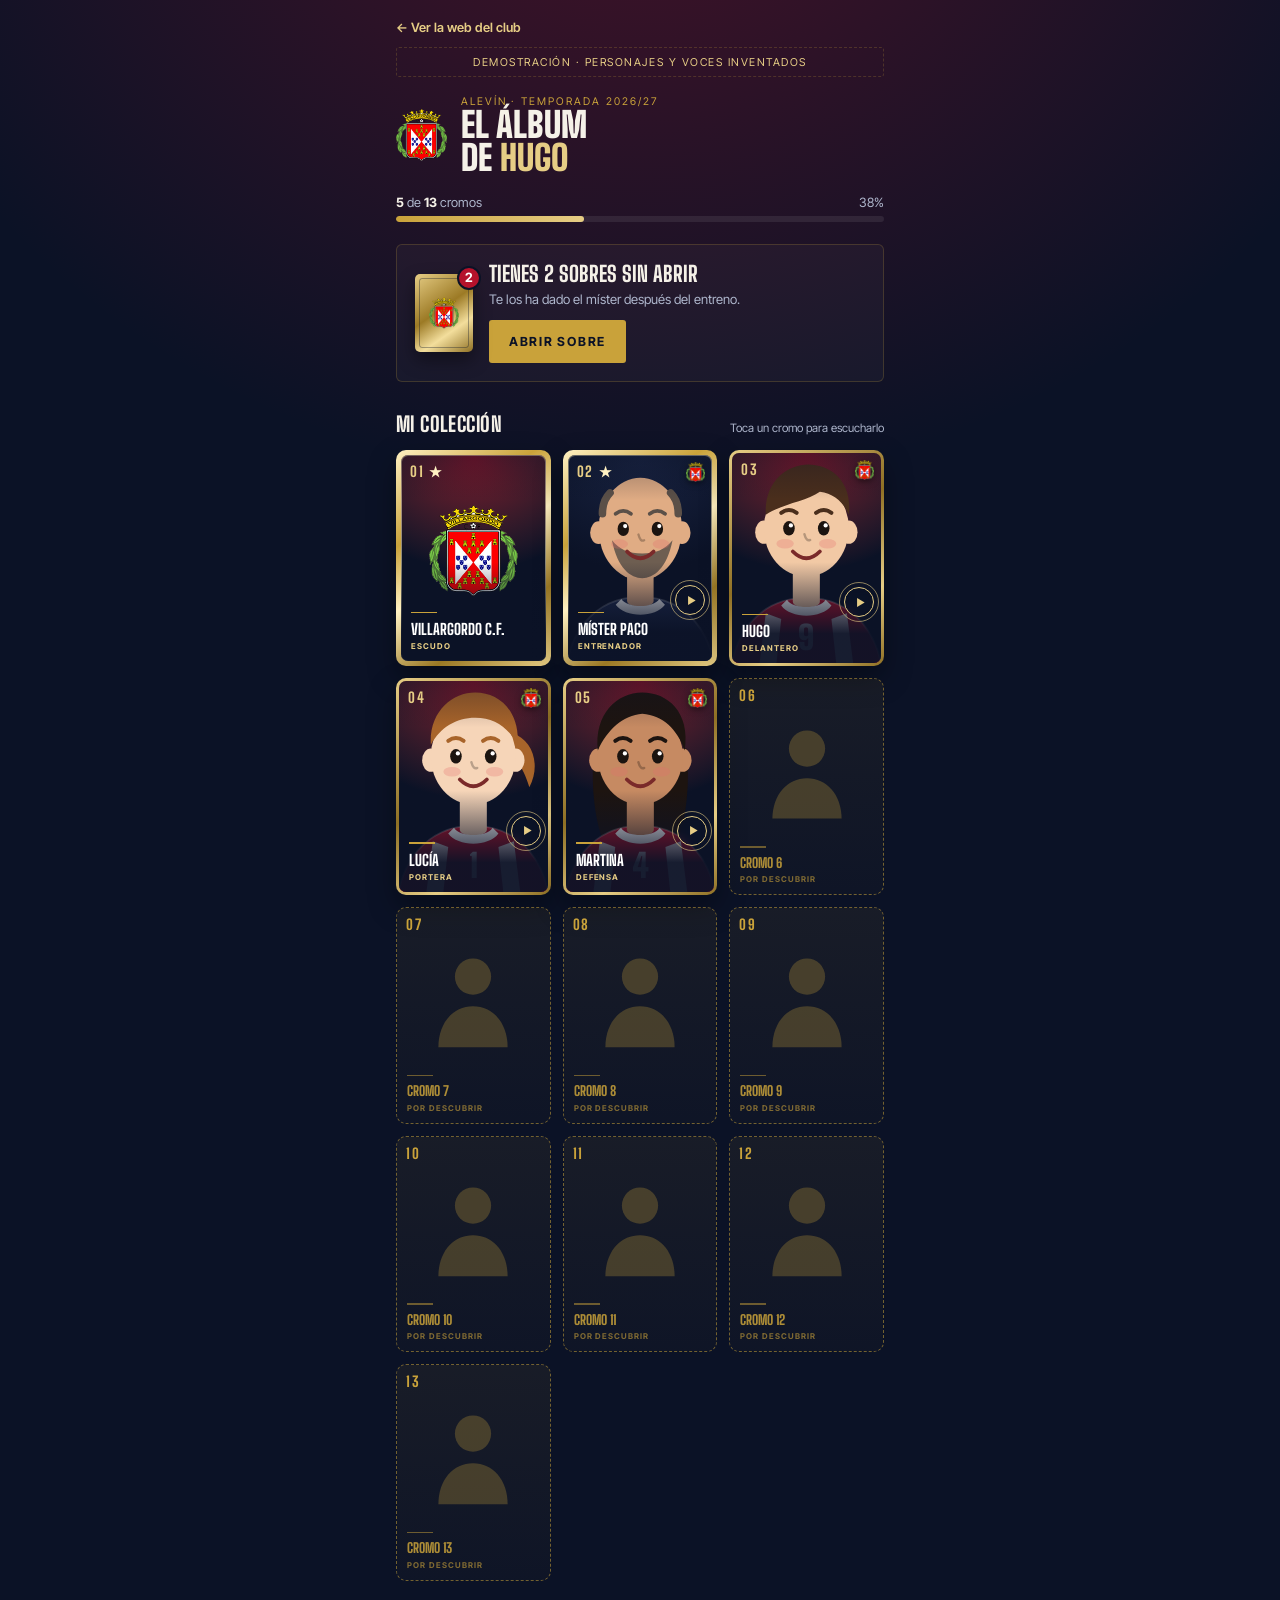
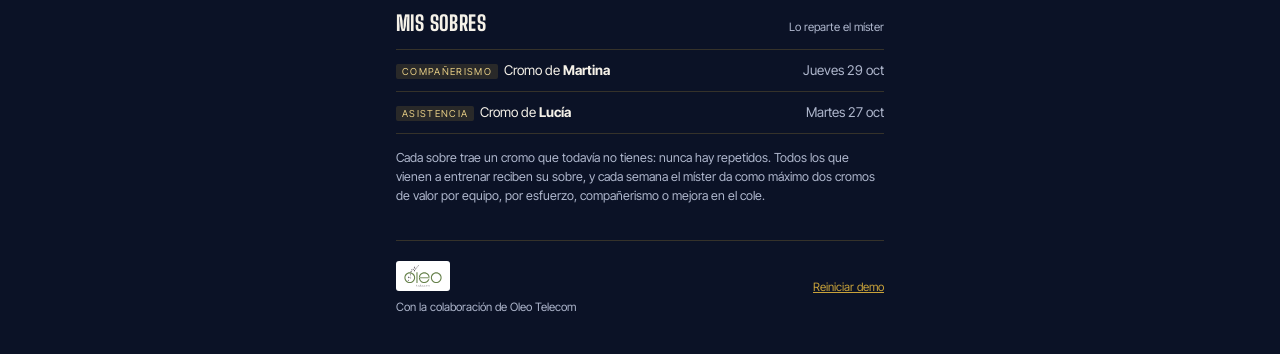
<file: mialbum.html>
<!DOCTYPE html>
<html lang="es">
<head>
<meta charset="utf-8">
<meta name="viewport" content="width=device-width, initial-scale=1, viewport-fit=cover">
<title>Mi álbum · Villargordo C.F. (demostración)</title>
<meta name="description" content="Demostración del álbum digital de cromos del Villargordo C.F.: sobres que se abren en el móvil y cromos que hablan. Personajes inventados.">
<meta name="robots" content="noindex">
<meta name="theme-color" content="#0B1226">
<link rel="icon" href="img/escudo.png">
<link rel="preconnect" href="https://fonts.googleapis.com">
<link rel="preconnect" href="https://fonts.gstatic.com" crossorigin>
<link href="https://fonts.googleapis.com/css2?family=Big+Shoulders+Display:wght@700;800;900&family=Inter+Tight:wght@400;500;600;700&display=swap" rel="stylesheet">
<link rel="stylesheet" href="cromos.css?v=2">
<style>
:root{--noche:#0B1226;--noche-2:#121B38;--carmesi:#B5122B;--oro:#C9A23A;--oro-claro:#E6CD85;--hueso:#F5F1E8;--claro:#AEB6CC;--hilo:rgba(201,162,58,.22)}
*{box-sizing:border-box;margin:0;padding:0}
html{-webkit-text-size-adjust:100%}
body{font-family:"Inter Tight",system-ui,sans-serif;background:var(--noche);color:var(--hueso);min-height:100vh;
  background-image:radial-gradient(90% 50% at 50% -10%,rgba(181,18,43,.35),transparent 70%)}
button{font-family:inherit;cursor:pointer}
.app{max-width:520px;margin:0 auto;padding:max(16px,env(safe-area-inset-top)) 16px 40px}
.volver{display:inline-block;margin-bottom:12px;color:var(--oro-claro);font-size:.8rem;text-decoration:none;font-weight:600}
.aviso-demo{display:flex;gap:8px;align-items:center;justify-content:center;font-size:.68rem;letter-spacing:.14em;text-transform:uppercase;color:var(--oro-claro);border:1px dashed var(--hilo);border-radius:3px;padding:7px 10px;margin-bottom:18px;text-align:center}
.cab{display:flex;align-items:center;gap:14px}
.cab img{height:52px}
.cab small{display:block;font-size:.66rem;letter-spacing:.2em;text-transform:uppercase;color:var(--oro)}
.cab h1{font-family:"Big Shoulders Display",Impact,sans-serif;font-weight:900;font-size:2.2rem;line-height:.95;text-transform:uppercase}
.cab h1 em{font-style:normal;color:var(--oro-claro)}
.progreso{margin:20px 0 6px;display:flex;justify-content:space-between;font-size:.8rem;color:var(--claro)}
.progreso b{color:var(--hueso);font-weight:700}
.barra{height:6px;border-radius:3px;background:rgba(255,255,255,.08);overflow:hidden}
.barra i{display:block;height:100%;background:linear-gradient(90deg,var(--oro),var(--oro-claro));border-radius:3px;transition:width 1s cubic-bezier(.2,.8,.2,1)}
.sobres{margin:22px 0;padding:18px;border:1px solid var(--hilo);border-radius:6px;background:rgba(255,255,255,.03);display:flex;gap:16px;align-items:center}
.mini-sobre{flex:none;width:58px;height:78px;border-radius:5px;position:relative;background:linear-gradient(145deg,#E6CD85,#9C7A25 45%,#F3DE9C 70%,#8F7024);box-shadow:0 8px 18px rgba(0,0,0,.4)}
.mini-sobre::before{content:"";position:absolute;inset:4px;border-radius:3px;border:1px solid rgba(11,18,38,.35)}
.mini-sobre img{position:absolute;left:50%;top:50%;width:30px;transform:translate(-50%,-50%)}
.mini-sobre span{position:absolute;top:-8px;right:-8px;min-width:24px;height:24px;border-radius:12px;background:var(--carmesi);color:#fff;font-weight:700;font-size:.8rem;display:grid;place-items:center;padding:0 6px;border:2px solid var(--noche)}
.sobres h2{font-family:"Big Shoulders Display",Impact,sans-serif;font-weight:800;font-size:1.35rem;text-transform:uppercase;line-height:1.05}
.sobres p{font-size:.82rem;color:var(--claro);margin-top:4px;line-height:1.4}
.btn{display:inline-flex;align-items:center;justify-content:center;gap:8px;border:0;border-radius:3px;padding:14px 20px;font-weight:700;font-size:.78rem;letter-spacing:.14em;text-transform:uppercase}
.btn.oro{background:var(--oro);color:var(--noche)}
.btn.oro:active{transform:scale(.98)}
.btn.linea{background:none;border:1px solid var(--hilo);color:var(--oro-claro)}
.sobres .btn{margin-top:12px}
.rejilla{display:grid;grid-template-columns:repeat(3,minmax(0,1fr));gap:12px}
.rejilla .cromo .nombre b{font-size:.95rem}
.rejilla .cromo .nombre span{font-size:.5rem;letter-spacing:.12em}
.rejilla .cromo .esc{height:20px}
.rejilla .cromo .play{width:38px;height:38px;margin:-19px 0 0 -19px}
.cromo .foto svg{width:100%;height:100%;display:block}
.cromo .nombre b{line-height:1.12;padding-top:2px}
.cromo.nuevo{animation:brilla 1.4s ease-out 2}
@keyframes brilla{0%{box-shadow:0 0 0 0 rgba(230,205,133,.9)}100%{box-shadow:0 0 0 18px rgba(230,205,133,0)}}
.cromo.hueco .nombre b{font-size:.85rem}
.tit-sec{display:flex;justify-content:space-between;align-items:baseline;margin:30px 0 14px}
.tit-sec h2{font-family:"Big Shoulders Display",Impact,sans-serif;font-weight:800;font-size:1.3rem;text-transform:uppercase;letter-spacing:.02em}
.tit-sec span{font-size:.72rem;color:var(--claro)}
.historial{list-style:none;border-top:1px solid var(--hilo)}
.historial li{display:flex;justify-content:space-between;gap:12px;padding:12px 0;border-bottom:1px solid var(--hilo);font-size:.84rem}
.historial li b{color:var(--hueso)}
.historial li span{color:var(--claro);text-align:right;flex:none}
.historial .etq{display:inline-block;font-size:.6rem;letter-spacing:.14em;text-transform:uppercase;padding:2px 6px;border-radius:2px;margin-right:6px;background:rgba(201,162,58,.16);color:var(--oro-claro)}
.reglas{margin-top:14px;font-size:.78rem;line-height:1.55;color:var(--claro)}
.pie{margin-top:34px;padding-top:20px;border-top:1px solid var(--hilo);display:flex;align-items:center;justify-content:space-between;gap:14px;font-size:.72rem;color:var(--claro)}
.pie img{height:26px}
.pie button{background:none;border:0;color:var(--oro);font-size:.72rem;text-decoration:underline}

/* capa de sobre y de vídeo */
.capa{position:fixed;inset:0;z-index:50;background:rgba(5,9,20,.94);display:none;align-items:center;justify-content:center;flex-direction:column;padding:24px;overflow:hidden}
.capa.on{display:flex}
.cerrar{position:absolute;top:max(14px,env(safe-area-inset-top));right:14px;width:40px;height:40px;border-radius:50%;border:1px solid var(--hilo);background:none;color:var(--hueso);font-size:1.3rem}
.escena{position:relative;width:240px;height:336px;perspective:1100px}
.sobre{position:absolute;inset:0;border-radius:10px;cursor:pointer;z-index:3;transition:transform .8s cubic-bezier(.5,-.3,.6,1.3),opacity .5s .5s;
  background:linear-gradient(145deg,#F3DE9C,#B08A2C 30%,#FFF1C2 52%,#9C7A25 76%,#E6CD85);box-shadow:0 30px 60px rgba(0,0,0,.55)}
.sobre::before{content:"";position:absolute;inset:8px;border-radius:6px;border:1.5px solid rgba(11,18,38,.3)}
.sobre .tira{position:absolute;left:0;right:0;top:0;height:56px;border-radius:10px 10px 0 0;background:linear-gradient(145deg,#FFF1C2,#C9A23A);border-bottom:2px dashed rgba(11,18,38,.35);transform-origin:100% 0;transition:transform .55s cubic-bezier(.6,0,.4,1),opacity .55s}
.sobre .cara{position:absolute;inset:0;display:flex;flex-direction:column;align-items:center;justify-content:center;gap:8px;color:var(--noche);text-align:center;padding:52px 20px 78px}
.sobre .cara img.esc{width:78px;filter:drop-shadow(0 4px 6px rgba(0,0,0,.3))}
.sobre .cara b{font-family:"Big Shoulders Display",Impact,sans-serif;font-weight:900;font-size:1.7rem;text-transform:uppercase;line-height:.95}
.sobre .cara small{font-size:.62rem;letter-spacing:.2em;text-transform:uppercase;font-weight:700}
.sobre .colab{position:absolute;left:18px;right:18px;bottom:14px;padding-top:10px;border-top:1px solid rgba(11,18,38,.25);display:flex;flex-direction:column;align-items:center;gap:4px;font-size:.55rem;letter-spacing:.16em;text-transform:uppercase;color:var(--noche);font-weight:700}
.sobre .colab img{height:26px}
.sobre.temblor{animation:tiembla .5s ease-in-out infinite}
@keyframes tiembla{0%,100%{transform:rotate(0)}25%{transform:rotate(-2deg)}75%{transform:rotate(2deg)}}
.sobre.abierto .tira{transform:rotate(-24deg) translate(30px,-90px);opacity:0}
.sobre.fuera{transform:translateY(130%) rotate(6deg);opacity:0}
.carta{position:absolute;inset:0;z-index:2;transform-style:preserve-3d;transition:transform 1s cubic-bezier(.2,.8,.2,1)}
.carta.sube{transform:translateY(-6%) rotateY(180deg) scale(1.06)}
.carta .dorso,.carta .frente{position:absolute;inset:0;backface-visibility:hidden;-webkit-backface-visibility:hidden}
.carta .dorso{border-radius:10px;background:radial-gradient(circle at 50% 40%,#1c2a55,var(--noche) 70%);border:3px solid var(--oro);display:grid;place-items:center}
.carta .dorso img{width:96px;opacity:.9}
.carta .frente{transform:rotateY(180deg)}
.carta .frente .cromo{width:100%;height:100%}
.carta .frente .cromo .nombre b{font-size:1.6rem}
.carta .frente .cromo .nombre span{font-size:.7rem}
.mensaje{margin-top:26px;text-align:center;min-height:120px;opacity:0;transform:translateY(10px);transition:all .5s}
.mensaje.on{opacity:1;transform:none}
.mensaje .nuevo{display:inline-block;background:var(--carmesi);color:#fff;font-weight:700;font-size:.7rem;letter-spacing:.2em;text-transform:uppercase;padding:6px 12px;border-radius:2px}
.mensaje h3{font-family:"Big Shoulders Display",Impact,sans-serif;font-weight:800;font-size:1.5rem;text-transform:uppercase;margin-top:10px}
.mensaje p{font-size:.85rem;color:var(--claro);margin-top:4px}
.mensaje .acciones{display:flex;gap:10px;justify-content:center;margin-top:16px;flex-wrap:wrap}
.toca{margin-top:24px;font-size:.75rem;letter-spacing:.2em;text-transform:uppercase;color:var(--oro-claro);animation:late 1.6s ease-in-out infinite}
@keyframes late{50%{opacity:.35}}
.chispa{position:absolute;width:7px;height:7px;border-radius:1px;background:var(--oro-claro);z-index:5;pointer-events:none;animation:chispa 1.2s ease-out forwards}
@keyframes chispa{to{transform:translate(var(--x),var(--y)) rotate(540deg);opacity:0}}

/* cromo que habla */
.habla-caja{width:min(340px,86vw);text-align:center}
.habla-caja .cromo{width:min(260px,64vw);margin:0 auto}
.habla-caja .cromo .nombre b{font-size:1.7rem}
.habla-caja .cromo .nombre span{font-size:.7rem}
.subtitulo{margin-top:22px;font-size:1.02rem;line-height:1.5;color:var(--hueso);min-height:3em}
.subtitulo .w{opacity:.35;transition:opacity .15s}
.subtitulo .w.dicha{opacity:1}
.onda{display:flex;gap:4px;justify-content:center;height:22px;align-items:center;margin-top:14px}
.onda i{width:4px;height:6px;border-radius:2px;background:var(--oro-claro);opacity:.4}
.hablando .onda i{opacity:1;animation:barra .5s ease-in-out infinite alternate}
.onda i:nth-child(2){animation-delay:.1s}.onda i:nth-child(3){animation-delay:.2s}.onda i:nth-child(4){animation-delay:.3s}.onda i:nth-child(5){animation-delay:.15s}
@keyframes barra{to{height:22px}}
.nota-voz{margin-top:12px;font-size:.66rem;letter-spacing:.14em;text-transform:uppercase;color:var(--claro)}
.boca-a{opacity:0}
.hablando .boca-a{animation:boca .22s steps(1) infinite}
.hablando .boca-c{animation:boca .22s steps(1) infinite reverse}
@keyframes boca{0%{opacity:1}50%{opacity:0}}
.ojos{transform-box:fill-box;transform-origin:center;animation:parpadeo 4.5s infinite}
@keyframes parpadeo{0%,94%,100%{transform:none}97%{transform:scaleY(.1)}}
.rejilla .cromo .play,.carta .cromo .play{top:auto;left:auto;right:7px;bottom:46px;margin:0;width:30px;height:30px}
.rejilla .cromo .play svg{width:11px;height:11px}
.carta .cromo .play{width:40px;height:40px;bottom:70px}
@media (prefers-reduced-motion:reduce){.sobre.temblor,.toca,.ojos{animation:none}}
</style>
</head>
<body>
<div class="app">
  <a class="volver" href="index.html?demo">← Ver la web del club</a>
  <div class="aviso-demo">Demostración · personajes y voces inventados</div>

  <header class="cab">
    <img src="img/escudo.png" alt="Escudo del Villargordo C.F.">
    <div>
      <small>Alevín · Temporada 2026/27</small>
      <h1>El álbum<br>de <em id="dueño">Hugo</em></h1>
    </div>
  </header>

  <div class="progreso"><span><b id="tengo">0</b> de <b id="total">0</b> cromos</span><span id="pct">0%</span></div>
  <div class="barra"><i id="barra" style="width:0"></i></div>

  <section class="sobres" id="caja-sobres" aria-live="polite"></section>

  <div class="tit-sec"><h2>Mi colección</h2><span>Toca un cromo para escucharlo</span></div>
  <div class="rejilla" id="rejilla"></div>

  <div class="tit-sec"><h2>Mis sobres</h2><span>Lo reparte el míster</span></div>
  <ul class="historial" id="historial"></ul>
  <p class="reglas">Cada sobre trae un cromo que todavía no tienes: nunca hay repetidos. Todos los que vienen a entrenar reciben su sobre, y cada semana el míster da como máximo dos cromos de valor por equipo, por esfuerzo, compañerismo o mejora en el cole.</p>

  <footer class="pie">
    <div><img src="img/patrocinadores/oleo-color.svg" alt="Oleo Telecom" style="background:#fff;padding:4px 8px;border-radius:3px;height:30px"><div style="margin-top:6px">Con la colaboración de Oleo Telecom</div></div>
    <button type="button" id="reiniciar">Reiniciar demo</button>
  </footer>
</div>

<!-- abrir sobre -->
<div class="capa" id="capa-sobre" role="dialog" aria-modal="true" aria-label="Abrir sobre">
  <button class="cerrar" type="button" data-cierra aria-label="Cerrar">×</button>
  <div class="escena" id="escena">
    <div class="carta" id="carta"><div class="dorso"><img src="img/escudo.png" alt=""></div><div class="frente" id="frente"></div></div>
    <div class="sobre temblor" id="sobre" role="button" tabindex="0" aria-label="Toca para abrir el sobre">
      <div class="tira"></div>
      <div class="cara"><img class="esc" src="img/escudo.png" alt=""><small>Sobre de cromos</small><b>Villargordo<br>C.F.</b><small>Temporada 26/27</small></div>
      <div class="colab">Con la colaboración de<img src="img/patrocinadores/oleo-color.svg" alt="Oleo Telecom"></div>
    </div>
  </div>
  <p class="toca" id="toca">Toca el sobre para abrirlo</p>
  <div class="mensaje" id="mensaje"></div>
</div>

<!-- cromo que habla -->
<div class="capa" id="capa-habla" role="dialog" aria-modal="true" aria-label="Cromo que habla">
  <button class="cerrar" type="button" data-cierra aria-label="Cerrar">×</button>
  <div class="habla-caja" id="habla-caja"></div>
</div>

<script>
/* ---------- personajes inventados ---------- */
const PIEL = ["#F2C9A5","#E0AC84","#C68A62","#8D5A3B","#F6D5B8"];
const EQUIPO = [
  {id:"escudo", tipo:"escudo", nombre:"Villargordo C.F.", pos:"Escudo", especial:true},
  {id:"paco", nombre:"Míster Paco", pos:"Entrenador", piel:1, pelo:"calvo", colorPelo:"#5b5048", barba:true, adulto:true, especial:true, ropa:"#1F2B4F",
    frase:"¡Buenas! Soy Paco, el míster del alevín. Aquí lo importante es venir a entrenar con ganas, ayudar al compañero y pasarlo en grande. Los goles llegan solos."},
  {id:"hugo", nombre:"Hugo", pos:"Delantero", dorsal:9, piel:0, pelo:"corto", colorPelo:"#4a2e1c",
    frase:"¡Hola! Soy Hugo, juego de delantero y llevo el nueve. Mi jugada favorita es el sombrero, y cuando marco lo celebro como los mayores. ¡Aúpa Villargordo!"},
  {id:"lucia", nombre:"Lucía", pos:"Portera", dorsal:1, piel:4, pelo:"coleta", colorPelo:"#a8642a",
    frase:"Soy Lucía y soy la portera. No me da miedo nada, ni los penaltis. Lo que más me gusta es parar un balón y que todo el equipo me abrace."},
  {id:"martina", nombre:"Martina", pos:"Defensa", dorsal:4, piel:2, pelo:"largo", colorPelo:"#1d1410",
    frase:"Hola, soy Martina, defensa central. Mi abuelo viene a todos los partidos y me grita desde la grada. ¡Abuelo, esta va por ti!"},
  {id:"alex", nombre:"Álex", pos:"Centrocampista", dorsal:8, piel:1, pelo:"rizado", colorPelo:"#2b1a10",
    frase:"Soy Álex y juego en el medio. Me gusta dar el último pase, que es casi mejor que marcar. Bueno, casi."},
  {id:"carmen", nombre:"Carmen", pos:"Extremo", dorsal:11, piel:0, pelo:"coleta", colorPelo:"#e0b25a",
    frase:"¡Hola! Me llamo Carmen y corro por la banda más rápido que nadie del equipo. Mi sueño es jugar algún día en el primer equipo del Villargordo."},
  {id:"mario", nombre:"Mario", pos:"Defensa", dorsal:3, piel:3, pelo:"corto", colorPelo:"#120c08",
    frase:"Soy Mario, lateral izquierdo. Este cromo me lo gané por esfuerzo, porque no he faltado a ningún entreno. ¡Ni cuando llovía!"},
  {id:"sofia", nombre:"Sofía", pos:"Centrocampista", dorsal:6, piel:4, pelo:"largo", colorPelo:"#7a4a24",
    frase:"Hola, soy Sofía. En el cole he subido las notas de mates y por eso me dieron este cromo. Ahora quiero subir también los goles."},
  {id:"leo", nombre:"Leo", pos:"Delantero", dorsal:10, piel:2, pelo:"rizado", colorPelo:"#1a110b",
    frase:"Soy Leo, llevo el diez. Lo que más me gusta del Villargordo es que aquí todos somos amigos, ganemos o perdamos."},
  {id:"paula", nombre:"Paula", pos:"Defensa", dorsal:5, piel:1, pelo:"coleta", colorPelo:"#3a2416",
    frase:"¡Hola! Soy Paula. Me gané este cromo por compañerismo, porque ayudé a una niña nueva a aprenderse los ejercicios."},
  {id:"dani", nombre:"Dani", pos:"Portero", dorsal:13, piel:0, pelo:"corto", colorPelo:"#c98b3c",
    frase:"Soy Dani, el otro portero. Mi abuela dice que tengo manos de pianista, pero yo las uso para parar balones."},
  {id:"mvp", nombre:"MVP de octubre", pos:"Cromo especial", especial:true, piel:3, pelo:"corto", colorPelo:"#120c08", dorsal:3, corona:true,
    frase:"Este es el cromo especial del mes. Lo gana quien más ha ayudado al equipo, y en octubre fue para Mario. ¡Enhorabuena, campeón!"},
];
const MOTIVOS = ["Asistencia","Esfuerzo","Compañerismo","Mejora en el cole","Asistencia"];
const INICIAL = { tengo:["hugo","escudo","paco","lucia","martina"], sobres:2,
  historial:[
    {f:"Martes 27 oct", m:"Asistencia", c:"lucia"},
    {f:"Jueves 29 oct", m:"Compañerismo", c:"martina"},
  ] };
const CLAVE = "villargordo-demo-album-v1";

/* ---------- avatar ilustrado ---------- */
function avatar(p, grande){
  if (p.tipo === "escudo") return `<svg viewBox="0 0 200 280" preserveAspectRatio="xMidYMid slice" aria-hidden="true"><image href="img/escudo.png" x="40" y="60" width="120" height="140"/></svg>`;
  const piel = PIEL[p.piel||0], pelo = p.colorPelo||"#3a2416", ropa = p.ropa||"#B5122B";
  const atras = {largo:`<path d="M52 104c-4 40 2 80 10 96h76c8-16 14-56 10-96Z" fill="${pelo}"/>`,
                 coleta:`<path d="M140 88c22 6 30 34 18 56c-6-20-14-30-22-34Z" fill="${pelo}"/>`}[p.pelo]||"";
  const arriba = {
    corto:`<path d="M58 98c-2-34 22-52 44-52s46 16 42 52c-6-14-16-22-30-24c-14 10-38 12-56 24Z" fill="${pelo}"/>`,
    largo:`<path d="M56 106c-4-38 20-60 46-60s50 20 44 60c-8-22-22-36-44-38c-20 2-36 16-46 38Z" fill="${pelo}"/>`,
    coleta:`<path d="M56 100c-2-34 22-54 46-54s46 18 44 54c-10-18-24-28-44-28s-36 10-46 28Z" fill="${pelo}"/>`,
    rizado:`<g fill="${pelo}"><circle cx="66" cy="78" r="16"/><circle cx="86" cy="62" r="18"/><circle cx="110" cy="58" r="18"/><circle cx="132" cy="70" r="17"/><circle cx="142" cy="90" r="12"/><circle cx="58" cy="96" r="11"/></g>`,
    calvo:`<path d="M60 96c0-10 4-18 8-22M140 96c0-10-4-18-8-22" stroke="${pelo}" stroke-width="8" stroke-linecap="round" fill="none"/>`,
  }[p.pelo]||"";
  const barba = p.barba ? `<path d="M70 124c6 30 20 40 32 40s26-10 32-40c-8 10-18 14-32 14s-24-4-32-14Z" fill="${pelo}" opacity=".85"/>` : "";
  const dorsal = p.dorsal!=null ? `<text x="100" y="238" text-anchor="middle" font-family="Big Shoulders Display,Impact,sans-serif" font-weight="900" font-size="34" fill="#fff" opacity=".92">${p.dorsal}</text>` : "";
  const corona = p.corona ? `<path d="M74 44l10 16l16-22l16 22l10-16l-4 28H78Z" fill="#E6CD85" stroke="#8F7024" stroke-width="2"/>` : "";
  return `<svg viewBox="22 34 156 218" preserveAspectRatio="xMidYMid slice" aria-hidden="true">
    ${atras}
    <path d="M20 280c0-58 32-96 80-96s80 38 80 96Z" fill="${ropa}"/>
    <path d="M20 280c0-58 32-96 80-96s80 38 80 96" fill="none" stroke="#fff" stroke-opacity=".25" stroke-width="2"/>
    ${p.adulto ? "" : `<path d="M58 200l-10 80h18l8-74ZM142 200l10 80h-18l-8-74Z" fill="#fff" opacity=".9"/>`}
    <path d="M86 150h28v38c0 8-28 8-28 0Z" fill="${piel}"/>
    <path d="M80 186c6 10 34 10 40 0l6 6c-10 14-42 14-52 0Z" fill="#fff"/>
    <ellipse cx="56" cy="116" rx="9" ry="12" fill="${piel}"/><ellipse cx="144" cy="116" rx="9" ry="12" fill="${piel}"/>
    <ellipse cx="100" cy="112" rx="44" ry="${p.adulto?54:50}" fill="${piel}"/>
    ${barba}
    <ellipse cx="78" cy="128" rx="9" ry="5" fill="#E26B6B" opacity=".28"/><ellipse cx="122" cy="128" rx="9" ry="5" fill="#E26B6B" opacity=".28"/>
    <path d="M74 96q8-6 16 0M110 96q8-6 16 0" stroke="${pelo}" stroke-width="4" stroke-linecap="round" fill="none"/>
    <g class="ojos"><ellipse cx="82" cy="112" rx="6" ry="7.5" fill="#1b1410"/><ellipse cx="118" cy="112" rx="6" ry="7.5" fill="#1b1410"/>
    <circle cx="84" cy="109" r="2.2" fill="#fff"/><circle cx="120" cy="109" r="2.2" fill="#fff"/></g>
    
    <path d="M98 118q2 8 6 6" stroke="#000" stroke-opacity=".25" stroke-width="2.5" fill="none" stroke-linecap="round"/>
    <path class="boca-c" d="M86 136q14 14 28 0" stroke="#7a2a2a" stroke-width="4" fill="none" stroke-linecap="round"/>
    <g class="boca-a"><ellipse cx="100" cy="140" rx="11" ry="9" fill="#6b1f24"/><ellipse cx="100" cy="145" rx="6" ry="3.5" fill="#E26B6B"/></g>
    ${arriba}${corona}
    ${dorsal}
  </svg>`;
}

function cromoHTML(p, k, tiene, extra=""){
  const n = `<span class="n">${String(k+1).padStart(2,"0")}</span>`;
  if (!tiene) return `<div class="cromo hueco"><div class="in"><svg class="silueta" viewBox="0 0 100 120" aria-hidden="true"><circle cx="50" cy="34" r="22" fill="currentColor"/><path d="M8 120c0-30 18-50 42-50s42 20 42 50Z" fill="currentColor"/></svg>${n}<div class="nombre"><b>Cromo ${k+1}</b><span>Por descubrir</span></div></div></div>`;
  const habla = !!p.frase;
  return `<div class="cromo lleno ${p.especial?"especial":""} ${habla?"con-video":""} ${extra}" style="--c:${p.ropa||"#B5122B"}" ${habla?`data-habla="${p.id}" role="button" tabindex="0" aria-label="Escuchar a ${p.nombre}"`:""}><div class="in">
    <div class="foto">${avatar(p)}</div>${n}${p.tipo==="escudo"?"":'<img class="esc" src="img/escudo.png" alt="">'}
    ${habla?'<span class="play" aria-hidden="true"><svg viewBox="0 0 16 16"><path d="M3 1.5v13l11-6.5Z"/></svg></span>':""}
    <div class="nombre"><b>${p.nombre}</b><span>${p.pos}</span></div></div></div>`;
}

/* ---------- estado ---------- */
let estado;
function carga(){ try { estado = JSON.parse(localStorage.getItem(CLAVE)) || null; } catch { estado = null; }
  if (!estado || !Array.isArray(estado.tengo)) estado = JSON.parse(JSON.stringify(INICIAL)); }
function guarda(){ try { localStorage.setItem(CLAVE, JSON.stringify(estado)); } catch {} }

function pinta(nuevo){
  const t = estado.tengo.length, T = EQUIPO.length;
  document.getElementById("tengo").textContent = t;
  document.getElementById("total").textContent = T;
  document.getElementById("pct").textContent = Math.round(t/T*100) + "%";
  requestAnimationFrame(()=> document.getElementById("barra").style.width = (t/T*100) + "%");
  document.getElementById("rejilla").innerHTML = EQUIPO.map((p,k)=>cromoHTML(p,k,estado.tengo.includes(p.id), p.id===nuevo?"nuevo":"")).join("");
  const caja = document.getElementById("caja-sobres");
  if (t === T) caja.innerHTML = `<div class="mini-sobre"><img src="img/escudo.png" alt=""></div><div><h2>¡Álbum completo!</h2><p>Hugo tiene los ${T} cromos del alevín. Enhorabuena, campeón.</p></div>`;
  else if (estado.sobres > 0) caja.innerHTML = `<div class="mini-sobre"><img src="img/escudo.png" alt=""><span>${estado.sobres}</span></div><div><h2>${estado.sobres===1?"Tienes 1 sobre":"Tienes "+estado.sobres+" sobres"} sin abrir</h2><p>Te los ha dado el míster después del entreno.</p><button class="btn oro" type="button" id="abrir">Abrir sobre</button></div>`;
  else caja.innerHTML = `<div class="mini-sobre" style="filter:grayscale(.7);opacity:.6"><img src="img/escudo.png" alt=""></div><div><h2>No te quedan sobres</h2><p>El próximo llega después del entreno.</p><button class="btn linea" type="button" id="simular">Simular entreno (+1 sobre)</button></div>`;
  document.getElementById("historial").innerHTML = estado.historial.slice().reverse().map(h=>{
    const p = EQUIPO.find(e=>e.id===h.c); return `<li><div><span class="etq">${h.m}</span>Cromo de <b>${p?p.nombre:"?"}</b></div><span>${h.f}</span></li>`; }).join("");
  const a = document.getElementById("abrir"); if (a) a.onclick = abreSobre;
  const s = document.getElementById("simular"); if (s) s.onclick = ()=>{ estado.sobres++; guarda(); pinta(); };
}

/* ---------- abrir sobre ---------- */
let enCurso = null;
function abreSobre(){
  const faltan = EQUIPO.filter(p=>!estado.tengo.includes(p.id));
  if (!faltan.length || estado.sobres<=0) return;
  const p = faltan[Math.floor(Math.random()*faltan.length)];
  const k = EQUIPO.indexOf(p);
  const motivo = MOTIVOS[estado.historial.length % MOTIVOS.length];
  enCurso = {p, motivo};
  const sobre = document.getElementById("sobre"), carta = document.getElementById("carta");
  sobre.className = "sobre temblor"; carta.className = "carta";
  document.getElementById("frente").innerHTML = cromoHTML(p,k,true);
  document.getElementById("mensaje").className = "mensaje"; document.getElementById("mensaje").innerHTML = "";
  document.getElementById("toca").style.display = "";
  document.getElementById("capa-sobre").classList.add("on");
  sobre.onclick = sobre.onkeydown = e => { if (e.type==="keydown" && e.key!=="Enter" && e.key!==" ") return; rasga(); };
}
function rasga(){
  const sobre = document.getElementById("sobre"); if (sobre.classList.contains("abierto")) return;
  sobre.classList.remove("temblor"); sobre.classList.add("abierto");
  document.getElementById("toca").style.display = "none";
  setTimeout(()=>{ sobre.classList.add("fuera"); document.getElementById("carta").classList.add("sube"); }, 450);
  setTimeout(()=>{ chispas(); revela(); }, 1350);
}
function chispas(){
  const esc = document.getElementById("escena");
  for (let i=0;i<26;i++){ const c=document.createElement("i"); c.className="chispa";
    const a=Math.random()*Math.PI*2, d=120+Math.random()*120;
    c.style.left="50%"; c.style.top="40%"; c.style.setProperty("--x",Math.cos(a)*d+"px"); c.style.setProperty("--y",Math.sin(a)*d+"px");
    c.style.background = i%3? "#E6CD85" : "#B5122B"; esc.appendChild(c); setTimeout(()=>c.remove(),1300); }
}
function revela(){
  const {p, motivo} = enCurso;
  // se guarda ya: aunque cierren, el cromo es suyo
  if (!estado.tengo.includes(p.id)) { estado.tengo.push(p.id); estado.sobres--; estado.historial.push({f: hoyTexto(), m: motivo, c: p.id}); guarda(); }
  const m = document.getElementById("mensaje");
  m.innerHTML = `<span class="nuevo">¡Cromo nuevo!</span><h3>${p.nombre}</h3><p>Ganado por: <b style="color:var(--oro-claro)">${motivo}</b></p>
    <div class="acciones">${p.frase?'<button class="btn oro" type="button" id="escuchar">▶ Escúchalo</button>':""}<button class="btn linea" type="button" id="pegar">Pegar en el álbum</button></div>`;
  m.classList.add("on");
  const e = document.getElementById("escuchar"); if (e) e.onclick = ()=>{ cierraCapas(); abreHabla(p.id); pinta(p.id); };
  document.getElementById("pegar").onclick = ()=>{ cierraCapas(); pinta(p.id); document.querySelector(".cromo.nuevo")?.scrollIntoView({behavior:"smooth",block:"center"}); };
}
const hoyTexto = () => new Date().toLocaleDateString("es-ES",{weekday:"long",day:"numeric",month:"short"}).replace(/^./,c=>c.toUpperCase());

/* ---------- cromo que habla ---------- */
let vozES = null;
function eligeVoz(){ const v = (window.speechSynthesis && speechSynthesis.getVoices()) || [];
  vozES = v.find(x=>/es[-_]ES/i.test(x.lang) && /female|mujer|helena|laura|elvira|monica|lucia/i.test(x.name)) || v.find(x=>/es[-_]ES/i.test(x.lang)) || v.find(x=>/^es/i.test(x.lang)) || null; }
if (window.speechSynthesis){ eligeVoz(); speechSynthesis.onvoiceschanged = eligeVoz; }
let temporizador = null;
function abreHabla(id){
  const p = EQUIPO.find(e=>e.id===id), k = EQUIPO.indexOf(p);
  const caja = document.getElementById("habla-caja");
  const palabras = p.frase.split(/\s+/);
  caja.innerHTML = cromoHTML(p,k,true).replace('class="cromo','class="cromo grande') +
    `<div class="onda"><i></i><i></i><i></i><i></i><i></i></div>
     <p class="subtitulo">${palabras.map(w=>`<span class="w">${w}</span>`).join(" ")}</p>
     <button class="btn linea" type="button" id="otra" style="margin-top:14px">▶ Escuchar otra vez</button>
     <p class="nota-voz">Voz de ejemplo · el real será el vídeo del niño</p>`;
  caja.querySelector(".play")?.remove();
  document.getElementById("capa-habla").classList.add("on");
  document.getElementById("otra").onclick = ()=>habla(p, palabras);
  habla(p, palabras);
}
function habla(p, palabras){
  const caja = document.getElementById("habla-caja"), ws = [...caja.querySelectorAll(".w")];
  calla(); ws.forEach(w=>w.classList.remove("dicha"));
  caja.classList.add("hablando");
  // subtítulos: se van encendiendo a ritmo de lectura (y con la voz, si el móvil la tiene)
  let i = 0; const paso = p.adulto ? 330 : 300;
  temporizador = setInterval(()=>{ if (i < ws.length) ws[i++].classList.add("dicha"); }, paso);
  const fin = ()=>{ clearInterval(temporizador); ws.forEach(w=>w.classList.add("dicha")); caja.classList.remove("hablando"); };
  if (window.speechSynthesis && window.SpeechSynthesisUtterance){
    const u = new SpeechSynthesisUtterance(p.frase);
    u.lang = "es-ES"; if (vozES) u.voice = vozES;
    u.pitch = p.adulto ? 0.9 : 1.45; u.rate = p.adulto ? 1 : 1.05;
    u.onend = u.onerror = fin;
    speechSynthesis.speak(u);
    setTimeout(()=>{ if (!speechSynthesis.speaking) {} }, 400);
  } else setTimeout(fin, palabras.length*paso + 400);
}
function calla(){ clearInterval(temporizador); if (window.speechSynthesis) speechSynthesis.cancel(); }
function cierraCapas(){ calla(); document.querySelectorAll(".capa").forEach(c=>c.classList.remove("on")); document.getElementById("habla-caja").classList.remove("hablando"); }

/* ---------- eventos ---------- */
document.querySelectorAll("[data-cierra]").forEach(b=>b.onclick=()=>{ const tenia = enCurso; cierraCapas(); if (tenia) pinta(tenia.p.id); enCurso=null; });
document.addEventListener("keydown", e=>{ if (e.key==="Escape") cierraCapas(); });
document.getElementById("rejilla").addEventListener("click", e=>{ const c=e.target.closest("[data-habla]"); if (c) abreHabla(c.dataset.habla); });
document.getElementById("rejilla").addEventListener("keydown", e=>{ const c=e.target.closest("[data-habla]"); if (c && (e.key==="Enter"||e.key===" ")) { e.preventDefault(); abreHabla(c.dataset.habla); } });
document.getElementById("reiniciar").onclick = ()=>{ estado = JSON.parse(JSON.stringify(INICIAL)); guarda(); pinta(); window.scrollTo({top:0,behavior:"smooth"}); };

carga(); pinta();

/* atajos para capturas: ?ver=sobre | ?ver=abierto | ?ver=habla&id=hugo | ?reset */
const q = new URLSearchParams(location.search);
if (q.has("reset")) { estado = JSON.parse(JSON.stringify(INICIAL)); guarda(); pinta(); }
if (q.get("ver")==="sobre") abreSobre();
if (q.get("ver")==="abierto") { abreSobre(); rasga(); }
if (q.get("ver")==="revelado") { abreSobre(); document.querySelectorAll(".sobre,.carta,.mensaje").forEach(e=>e.style.transition="none");
  document.getElementById("sobre").className="sobre abierto fuera"; document.getElementById("carta").classList.add("sube"); document.getElementById("toca").style.display="none"; revela(); }
if (q.get("ver")==="habla") { const id=q.get("id")||"hugo"; abreHabla(id); }
</script>
</body>
</html>
</file>
<file: cromos.css>
/* El cromo — compartido por index.html y club.html. Estilo "Noche de partido": marco dorado, fondo azul noche */
.cromo{--cr-oro:#C9A23A;--cr-oro-claro:#E6CD85;--cr-oro-osc:#8F7024;--cr-noche:#0B1226;--cr-hueso:#F5F1E8;
  position:relative;aspect-ratio:5/7;border-radius:10px;padding:3px;
  background:linear-gradient(145deg,var(--cr-oro-claro),var(--cr-oro-osc) 45%,var(--cr-oro-claro) 75%,var(--cr-oro-osc));
  box-shadow:0 12px 28px rgba(0,0,0,.35);transition:transform .4s cubic-bezier(.2,.8,.2,1),box-shadow .4s}
.cromo .in{position:relative;width:100%;height:100%;border-radius:7px;overflow:hidden;
  background:radial-gradient(120% 70% at 50% 0%,color-mix(in srgb,var(--c,#B5122B) 70%,var(--cr-noche)),var(--cr-noche) 80%)}
.cromo .foto{position:absolute;inset:0;width:100%;height:100%;object-fit:cover}
.cromo .in::before{content:"";position:absolute;inset:0;z-index:1;background:linear-gradient(180deg,rgba(11,18,38,.35) 0%,transparent 22%,transparent 52%,rgba(11,18,38,.95) 86%)}
.cromo .n{position:absolute;top:8px;left:9px;z-index:2;color:var(--cr-oro-claro);font-family:"Big Shoulders Display",Impact,sans-serif;font-weight:800;font-size:.9rem;letter-spacing:.12em}
.cromo .esc{position:absolute;top:7px;right:7px;z-index:2;height:28px;filter:drop-shadow(0 2px 3px rgba(0,0,0,.5))}
.cromo .dorsal{position:absolute;right:9px;bottom:54px;z-index:2;font-family:"Big Shoulders Display",Impact,sans-serif;font-weight:900;font-size:2.3rem;line-height:1;color:transparent;-webkit-text-stroke:1.2px var(--cr-oro-claro)}
.cromo .nombre{position:absolute;left:0;right:0;bottom:0;z-index:2;padding:0 10px 10px;text-align:left}
.cromo .nombre::before{content:"";display:block;width:26px;height:1.5px;background:var(--cr-oro);margin-bottom:6px}
.cromo .nombre b{display:block;font-family:"Big Shoulders Display",Impact,sans-serif;font-weight:800;text-transform:uppercase;font-size:1.15rem;line-height:1;color:#fff;white-space:nowrap;overflow:hidden;text-overflow:ellipsis}
.cromo .nombre span{display:block;margin-top:3px;font-size:.58rem;font-weight:700;letter-spacing:.18em;text-transform:uppercase;color:var(--cr-oro-claro);white-space:nowrap;overflow:hidden;text-overflow:ellipsis}
/* brillo al pasar */
.cromo.lleno .in::after{content:"";position:absolute;inset:-40%;z-index:3;background:linear-gradient(115deg,transparent 42%,rgba(255,240,200,.38) 50%,transparent 58%);transform:translateX(-60%);transition:transform .9s;pointer-events:none}
.cromo.lleno:hover{transform:translateY(-6px);box-shadow:0 22px 40px rgba(0,0,0,.45)}
.cromo.lleno:hover .in::after{transform:translateX(60%)}
/* especial: lámina dorada más gruesa */
.cromo.especial{padding:5px;background:linear-gradient(145deg,#FFF1C2,#C9A23A 30%,#FFF1C2 50%,#9C7A25 75%,#E6CD85)}
.cromo.especial .in{box-shadow:inset 0 0 0 1px rgba(255,241,194,.55)}
.cromo.especial .n::after{content:" ★";color:#FFF1C2}
/* cromo con vídeo */
.cromo.con-video{cursor:pointer}
.cromo.con-video:focus-visible{outline:2px solid var(--cr-oro-claro);outline-offset:4px}
.cromo .play{position:absolute;z-index:4;left:50%;top:42%;width:48px;height:48px;margin:-24px 0 0 -24px;border-radius:50%;
  background:rgba(11,18,38,.55);backdrop-filter:blur(4px);-webkit-backdrop-filter:blur(4px);border:1.5px solid var(--cr-oro-claro);display:grid;place-items:center;transition:transform .3s,background .3s}
.cromo .play svg{width:16px;height:16px;margin-left:3px;fill:var(--cr-oro-claro)}
.cromo .play::after{content:"";position:absolute;inset:-6px;border-radius:50%;border:1px solid rgba(230,205,133,.6);animation:onda 2.2s ease-out infinite}
.cromo.con-video:hover .play{transform:scale(1.1);background:rgba(181,18,43,.85)}
@keyframes onda{from{transform:scale(.9);opacity:1}to{transform:scale(1.45);opacity:0}}
@media (prefers-reduced-motion:reduce){.cromo .play::after{animation:none}}
/* hueco vacío */
.cromo.hueco{background:transparent;padding:0;border:1px dashed rgba(201,162,58,.55);box-shadow:none}
.cromo.hueco .in{background:linear-gradient(180deg,rgba(201,162,58,.07),rgba(201,162,58,.02))}
.cromo.hueco .in::before{display:none}
.cromo.hueco .silueta{position:absolute;left:50%;top:42%;transform:translate(-50%,-50%);width:54%;color:var(--cr-oro);opacity:.28}
.cromo.hueco .n{color:var(--cr-oro)}
.cromo.hueco .nombre::before{background:rgba(201,162,58,.5)}
.cromo.hueco .nombre b{color:rgba(201,162,58,.85);font-size:1rem}
.cromo.hueco .nombre span{color:rgba(201,162,58,.6)}
</file>
